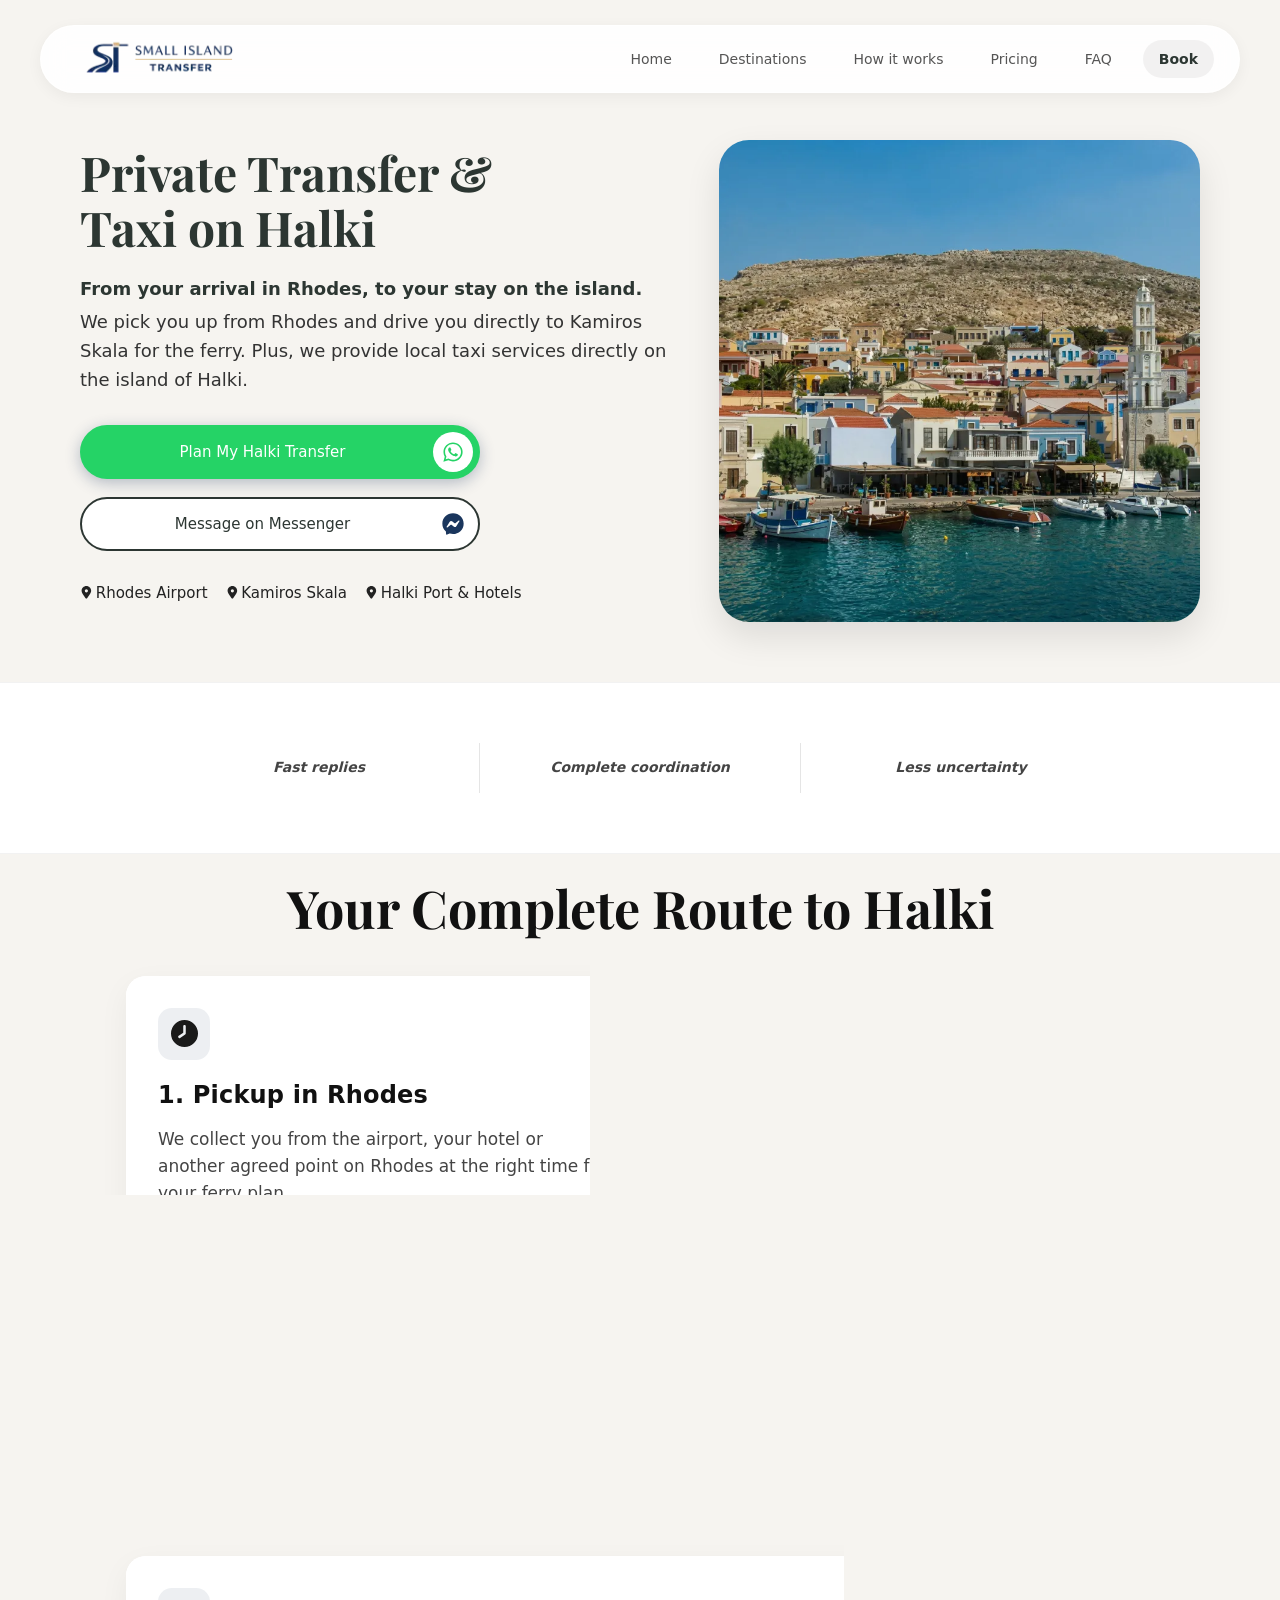
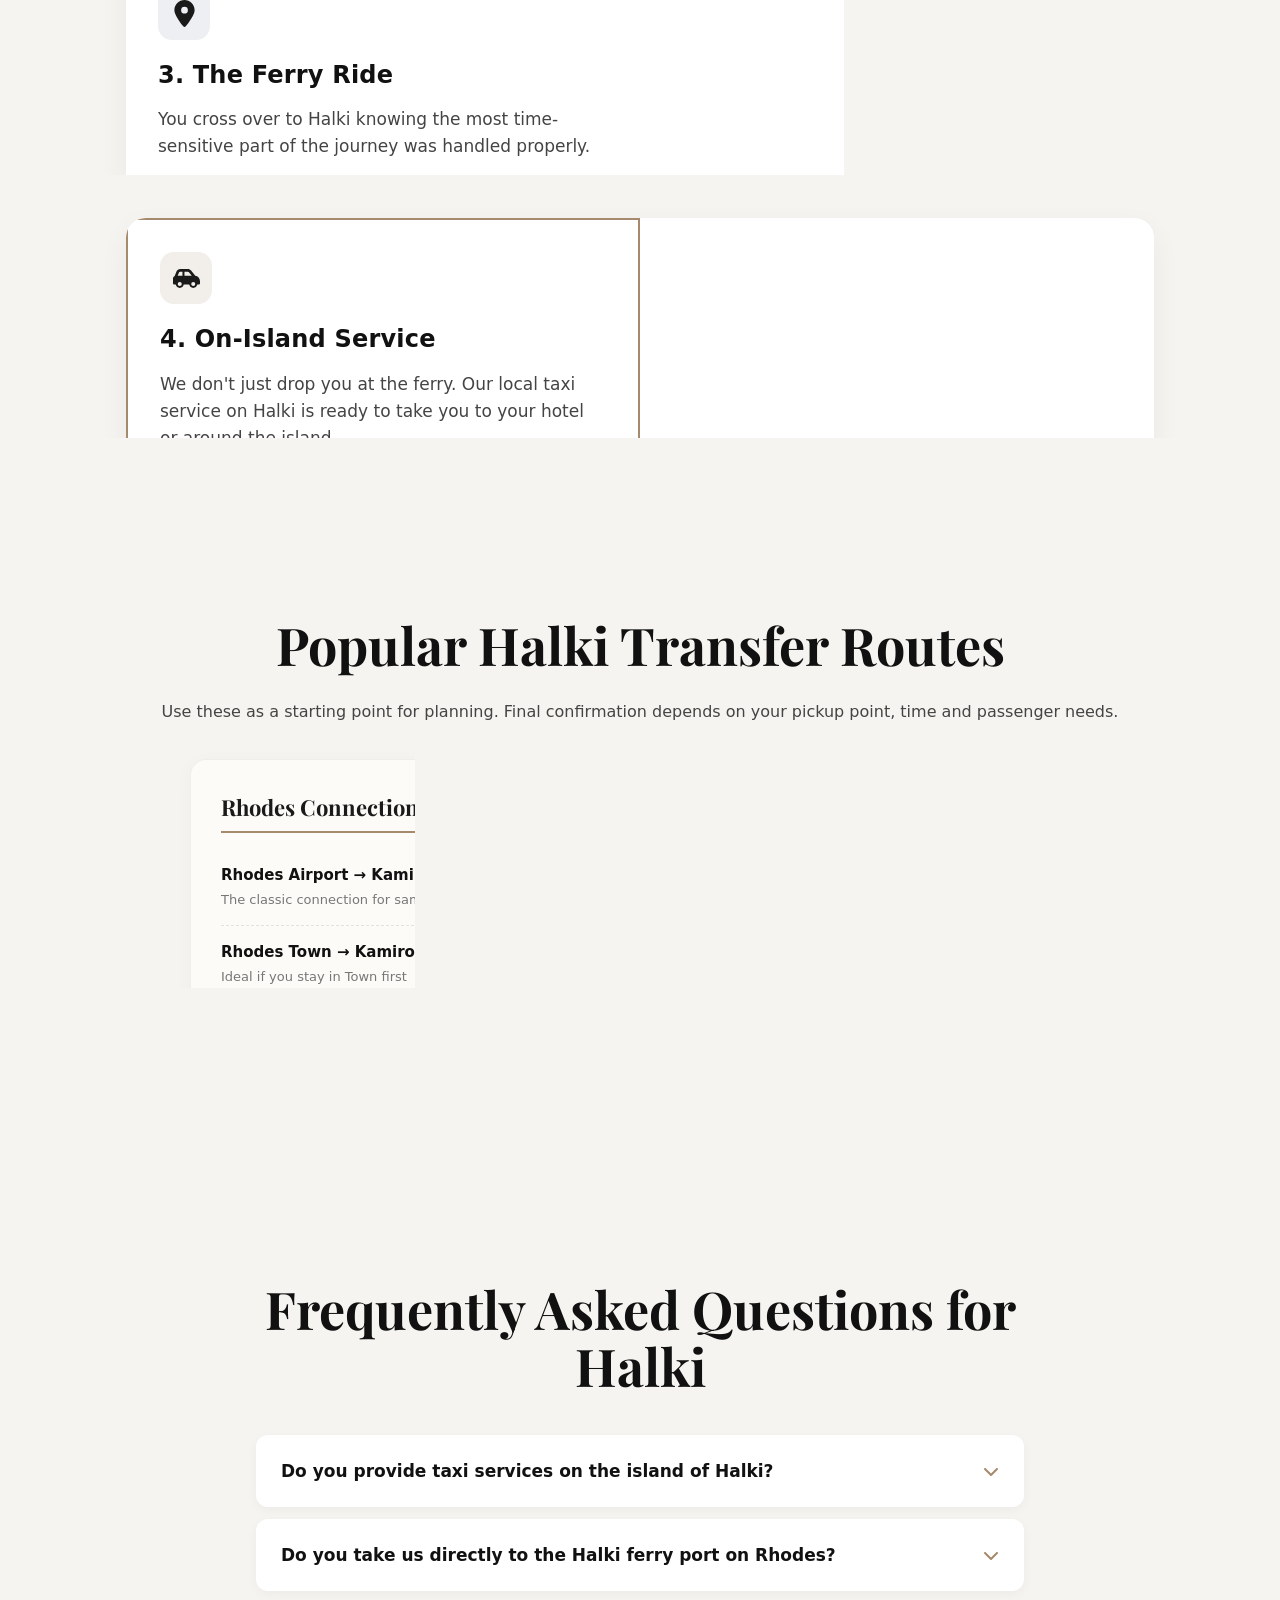
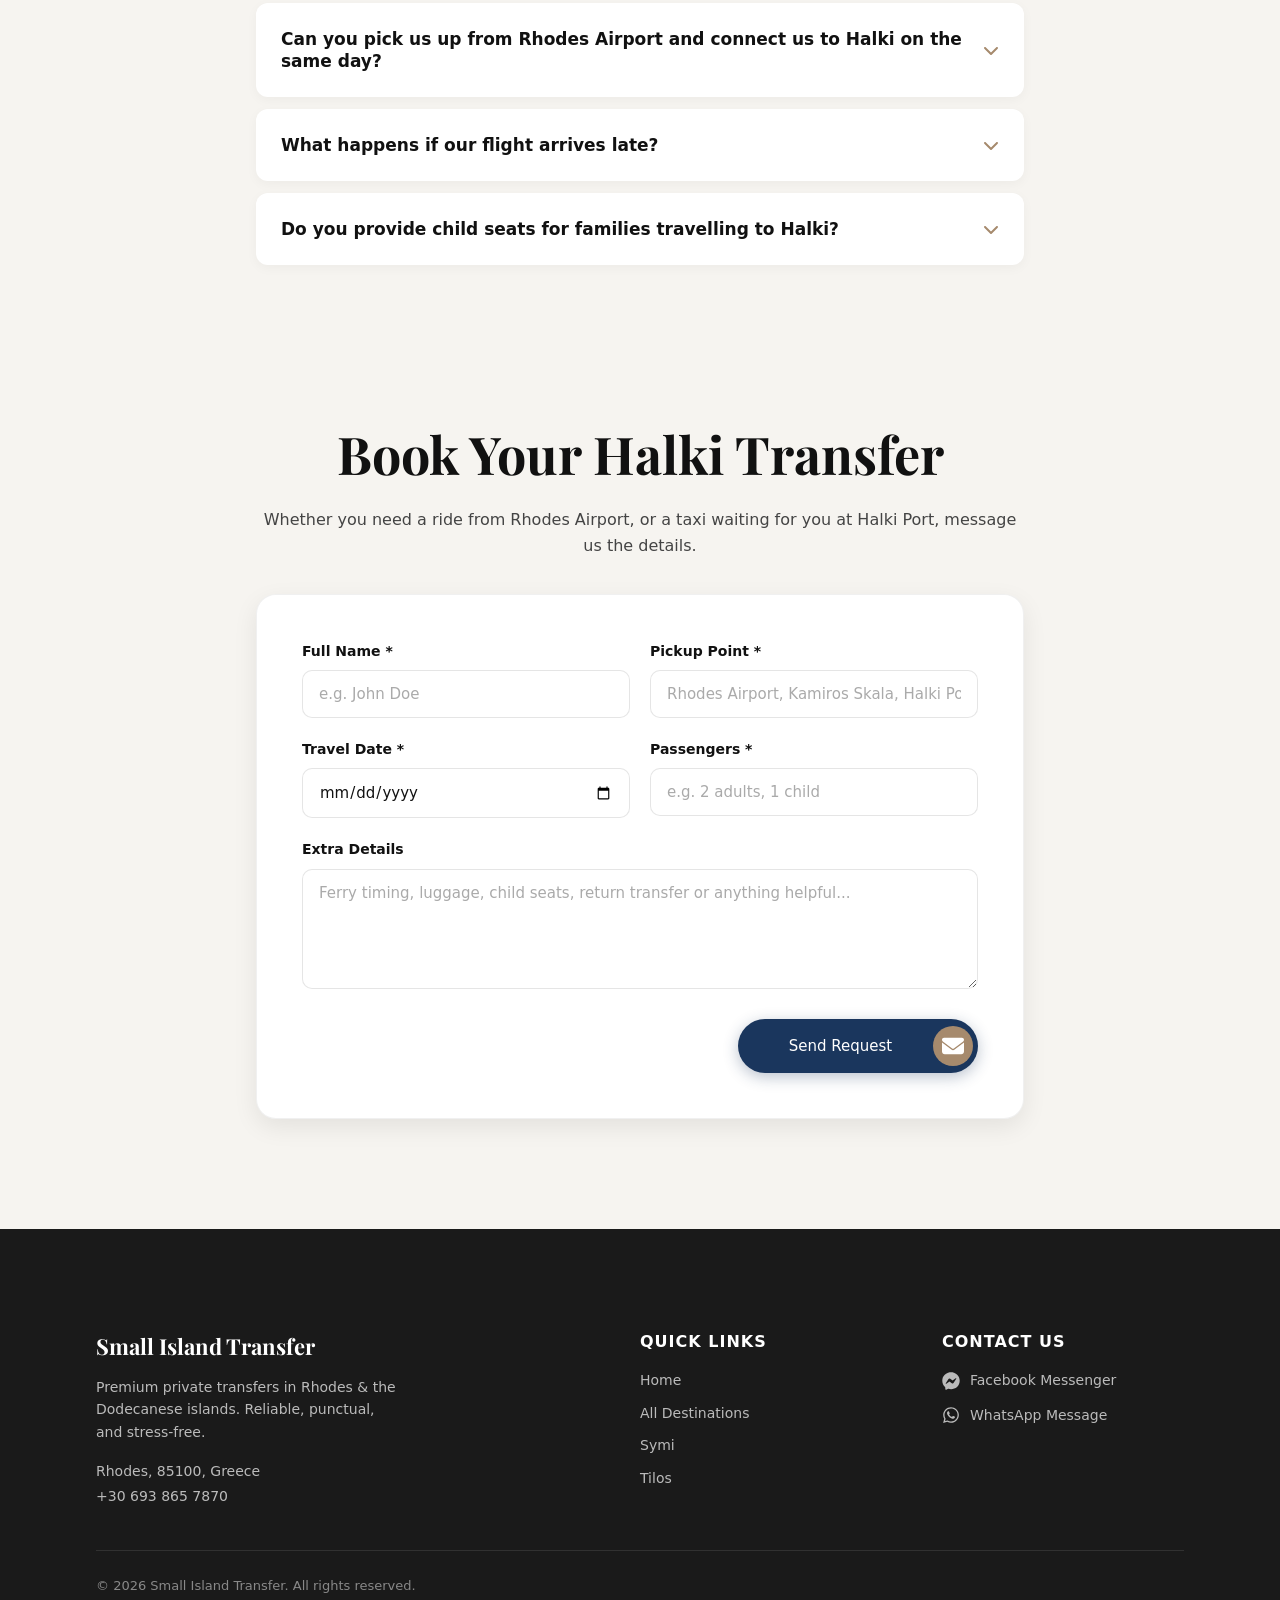
<file: halki.html>
<!DOCTYPE html>
<html lang="en">
<head>
  <meta charset="UTF-8" />
  <meta name="viewport" content="width=device-width, initial-scale=1.0" />
  <title>Halki Transfer & Taxi | Rhodes Connections & On-Island Service | Small Island Transfer</title>
  <meta name="description" content="Complete transfer service for Halki. Private taxi to Kamiros Skala from Rhodes, plus local taxi services directly on the island of Halki. Book easily online." />
  <link rel="canonical" href="https://smallislandtransfer.com/halki.html" />

  <link rel="icon" type="image/x-icon" href="favicon.ico" />
  <link rel="icon" type="image/png" sizes="32x32" href="favicon-32x32.png" />
  <link rel="icon" type="image/png" sizes="16x16" href="favicon-16x16.png" />
  <link rel="apple-touch-icon" sizes="180x180" href="apple-touch-icon.png" />

  <meta property="og:type" content="website" />
  <meta property="og:url" content="https://smallislandtransfer.com/halki.html" />
  <meta property="og:title" content="Halki Transfer & Taxi | Small Island Transfer" />
  <meta property="og:description" content="Complete transfer service for Halki. Private taxi to Kamiros Skala from Rhodes, plus local taxi services directly on the island of Halki." />
  <meta property="og:image" content="https://smallislandtransfer.com/dest-halki-halki.webp" />
  <meta property="og:image:width" content="1200" />
  <meta property="og:image:height" content="630" />
  <meta property="og:locale" content="en_GB" />
  <meta property="og:site_name" content="Small Island Transfer" />

  <meta name="twitter:card" content="summary_large_image" />
  <meta name="twitter:title" content="Halki Transfer & Taxi | Small Island Transfer" />
  <meta name="twitter:description" content="Private taxi to Kamiros Skala for ferry connections, and local taxi services on Halki. Fast replies and local support." />
  <meta name="twitter:image" content="https://smallislandtransfer.com/dest-halki-halki.webp" />

  <script type="application/ld+json">
  {
    "@context": "https://schema.org",
    "@graph": [
      {
        "@type": "Service",
        "name": "Halki Transfer & Taxi Services",
        "serviceType": "Private taxi to Kamiros Skala and local taxi on Halki island",
        "provider": {
          "@type": "TaxiService",
          "name": "Small Island Transfer",
          "url": "https://smallislandtransfer.com/",
          "telephone": "+306938657870"
        },
        "areaServed": [
          { "@type": "City", "name": "Rhodes" },
          { "@type": "Place", "name": "Kamiros Skala" },
          { "@type": "City", "name": "Halki" }
        ],
        "url": "https://smallislandtransfer.com/halki.html",
        "description": "Private transfer service from Rhodes to Kamiros Skala, plus local taxi services operating on the island of Halki."
      },
      {
        "@type": "BreadcrumbList",
        "itemListElement": [
          {
            "@type": "ListItem",
            "position": 1,
            "name": "Home",
            "item": "https://smallislandtransfer.com/"
          },
          {
            "@type": "ListItem",
            "position": 2,
            "name": "Halki Transfer",
            "item": "https://smallislandtransfer.com/halki.html"
          }
        ]
      },
      {
        "@type": "FAQPage",
        "mainEntity": [
          {
            "@type": "Question",
            "name": "Do you provide taxi services on the island of Halki?",
            "acceptedAnswer": {
              "@type": "Answer",
              "text": "Yes! We don't just drop you at the ferry in Rhodes. We also operate taxi services directly on the island of Halki to get you to your accommodation or around the island."
            }
          },
          {
            "@type": "Question",
            "name": "Do you take us directly to the Halki ferry port on Rhodes?",
            "acceptedAnswer": {
              "@type": "Answer",
              "text": "Yes. For Halki connections, we drive you directly to Kamiros Skala, which is the main departure point for the Halki ferry from Rhodes."
            }
          },
          {
            "@type": "Question",
            "name": "Can you pick us up from Rhodes Airport and connect us to Halki on the same day?",
            "acceptedAnswer": {
              "@type": "Answer",
              "text": "Yes, if your timing works with the ferry schedule. Send us your flight details and we will help you plan the smoothest airport to Halki connection."
            }
          },
          {
            "@type": "Question",
            "name": "What happens if our flight arrives late?",
            "acceptedAnswer": {
              "@type": "Answer",
              "text": "We monitor your arrival and adjust the pickup time when possible. If a major delay affects your ferry connection, we stay in touch and help you coordinate the next step."
            }
          }
        ]
      }
    ]
  }
  </script>

  <link rel="preload" as="image" href="dest-halki-halki.webp" fetchpriority="high">
  <link rel="preload" as="font" type="font/woff2" href="PlayfairDisplay-Bold.woff2" crossorigin>

  <style>
    @font-face {
      font-family: 'Playfair Display';
      src: url('PlayfairDisplay-Bold.woff2') format('woff2');
      font-weight: 700; font-style: normal; font-display: swap;
    }
    @font-face {
      font-family: 'Playfair Display';
      src: url('PlayfairDisplay-SemiBold.woff2') format('woff2');
      font-weight: 600; font-style: normal; font-display: swap;
    }
    @font-face {
      font-family: 'Playfair Display';
      src: url('PlayfairDisplay-Medium.woff2') format('woff2');
      font-weight: 500; font-style: normal; font-display: swap;
    }
    @font-face {
      font-family: 'Playfair Display';
      src: url('PlayfairDisplay-MediumItalic.woff2') format('woff2');
      font-weight: 500; font-style: italic; font-display: swap;
    }

    :root {
      --bg: #f6f4f0;
      --text: #2c3632;
      --font: system-ui, -apple-system, BlinkMacSystemFont, "Segoe UI", Roboto, Helvetica, Arial, sans-serif;
      --serif: "Playfair Display", "Times New Roman", Georgia, serif;
    }
    *{margin:0;padding:0;box-sizing:border-box}
    html{scroll-behavior:smooth}
    body{width:100%;margin:0;font-family:var(--font);background-color:var(--bg);overflow-x:hidden;color:var(--text);line-height:1.6}
    
    @keyframes fadeInUp{from{opacity:0;transform:translateY(20px)}to{opacity:1;transform:translateY(0)}}
    .animate-entry{opacity:0;animation:fadeInUp 0.8s ease-out forwards}
    .scroll-animate{opacity:0}
    .scroll-animate.is-visible{animation:fadeInUp 0.8s ease-out forwards}
    .delay-1{animation-delay:.1s}.delay-2{animation-delay:.3s}.delay-3{animation-delay:.5s}.delay-4{animation-delay:.7s}.delay-5{animation-delay:.9s}.delay-6{animation-delay:1.1s}
    
    .main-header{position:fixed;top:15px;left:50%;transform:translateX(-50%);width:calc(100% - 30px);max-width:1200px;background:rgba(255,255,255,.9);backdrop-filter:blur(15px);-webkit-backdrop-filter:blur(15px);border:1px solid rgba(255,255,255,.5);border-radius:40px;display:flex;justify-content:space-between;align-items:center;padding:10px 15px;z-index:1000;box-shadow:0 4px 15px rgba(0,0,0,.05)}
    .logo-wrapper{display:flex;align-items:center;text-decoration:none;outline:none;}
    .nav-logo{height:36px;width:auto;max-width:200px;object-fit:contain;}
    .hamburger-btn{background:transparent;border:none;color:var(--text);cursor:pointer;padding:5px 10px;display:flex;align-items:center;outline:none}
    #menu-icon{transition:opacity .2s ease,transform .2s ease;width:24px;height:24px}
    .top-nav{display:flex;flex-direction:column;position:absolute;top:65px;left:0;width:100%;background:rgba(255,255,255,.95);backdrop-filter:blur(15px);border:1px solid rgba(255,255,255,.5);border-radius:20px;padding:10px 0;box-shadow:0 10px 25px rgba(0,0,0,.1);visibility:hidden;opacity:0;pointer-events:none;transform-origin:top center;transform:translateY(-15px) scaleY(.95);transition:opacity .3s ease,transform .4s cubic-bezier(.16,1,.3,1),visibility .4s}
    .top-nav.active{visibility:visible;opacity:1;pointer-events:auto;transform:translateY(0) scaleY(1)}
    .nav-item{text-decoration:none;color:#555;font-size:15px;font-weight:500;padding:12px 20px;text-align:center;border-bottom:1px solid rgba(0,0,0,.05);transition:background-color .2s,color .2s}
    .nav-item:last-child{border-bottom:none}
    .nav-item.active,.nav-item:hover{color:var(--text);font-weight:600;background-color:rgba(0,0,0,.03)}
    
    .hero-section { display: flex; flex-direction: column; width: 100%; position: relative; padding-top: 100px; }
    .hero-picture-wrapper { display: block; width: calc(100% - 30px); margin: 0 auto; position: relative; z-index: 1; }
    .hero-main-img { width: 100%; height: auto; border-radius: 24px; object-fit: cover; display: block; box-shadow: 0 10px 25px rgba(0,0,0,0.1); }
    
    .hero-content { background-color: transparent !important; margin-top: 20px; padding: 15px 20px 45px 20px !important; position: relative; z-index: 10; display: flex; flex-direction: column; box-shadow: none !important; }
    
    .top-content { order: 1; display: flex; flex-direction: column; align-items: center; text-align: center; margin-bottom: 20px; }
    .main-title { font-family: var(--serif); font-size: 36px; font-weight: 700; line-height: 1.15; color: var(--text); margin-bottom: 16px; text-wrap: balance; }
    .hero-description { font-size: 15px; color: #444; line-height: 1.5; }
    .highlight-text { font-weight: 600; color: var(--text); display: inline-block; margin-bottom: 4px; }
    
    .cta-group { order: 2; display: flex; flex-direction: column; align-items: center; gap: 16px; width: 100%; max-width: 360px; margin: 0 auto 30px auto; }
    .primary-btn, .ghost-btn { text-decoration: none; display: flex; align-items: center; justify-content: center; position: relative; border-radius: 50px; height: 50px; width: 100%; padding: 0 45px 0 15px; transition: transform .2s ease, box-shadow .2s ease; }
    .primary-btn:active, .ghost-btn:active { transform: scale(.98); }
    .btn-text { font-size: 14px; font-weight: 500; text-align: center; }
    .icon-circle { position: absolute; right: 5px; width: 40px; height: 40px; border-radius: 50%; display: flex; align-items: center; justify-content: center; }
    .primary-btn { background-color: #1A365D; border: 2px solid #1A365D; box-shadow: 0 4px 15px rgba(26,54,93,.3); }
    .primary-btn .btn-text { color: #fff; }
    .fb-icon-bg { background-color: #fff; color: #1A365D; }
    .ghost-btn { background-color: #fff; border: 2px solid var(--text); }
    .ghost-btn .btn-text { color: var(--text); }
    
    .destination-list { order: 3; width: 100%; }
    .dest-line { display: flex; justify-content: center; flex-wrap: nowrap; gap: 6px; margin-bottom: 8px; }
    .loc-item { font-size: 12px; font-weight: 500; color: #666; white-space: nowrap; display: inline-flex; align-items: center; gap: 3px; }
    .section-title { font-family: var(--serif); font-weight: 700; font-size: 28px; line-height: 1.1; text-align: center; color: var(--text); margin: 0 0 25px 0; }
    
    @media(min-width: 768px) {
      .hero-section {
        display: grid;
        grid-template-columns: 1.1fr 0.9fr;
        gap: 50px;
        align-items: center;
        max-width: 1120px; 
        width: calc(100% - 48px);
        margin: 140px auto 60px auto;
        padding: 0;
        background: transparent;
        border-radius: 0;
        box-shadow: none;
      }
      .hero-picture-wrapper { position: relative; width: 100%; height: auto; order: 2; margin: 0; z-index: 1; }
      .hero-main-img { border-radius: 30px; object-fit: cover; height: auto; max-height: 550px; width: 100%; box-shadow: 0 15px 35px rgba(0,0,0,.1); }
      
      .hero-content {
        max-width: 100%;
        width: 100%;
        order: 1;
        justify-content: center;
        align-items: flex-start;
        padding: 0 !important;
        margin-top: 0;
      }
      .top-content { align-items: flex-start; text-align: left; margin-bottom: 30px; }
      .main-title { font-size: 48px; margin-bottom: 20px; white-space: normal; }
      .hero-description { font-size: 18px; line-height: 1.6; color: #333; }
      .cta-group { align-items: flex-start; flex-direction: column; max-width: 400px; margin: 0 0 30px 0; gap: 18px; }
      .primary-btn, .ghost-btn { height: 54px; padding: 0 55px 0 20px; width: 100%; flex: none; }
      .btn-text { font-size: 15px; text-align: left; }
      .dest-line { justify-content: flex-start; gap: 18px; margin-bottom: 12px; }
      .loc-item { font-size: 15px; color: #222; }
    }

    .floating-cta{position:fixed;right:14px;bottom:14px;z-index:1200;display:flex;flex-direction:column;gap:10px;opacity:0;transform:translateY(10px) scale(.98);pointer-events:none;transition:opacity .22s ease,transform .28s cubic-bezier(.16,1,.3,1)}
    .floating-cta.is-active{opacity:1;transform:translateY(0) scale(1);pointer-events:auto}
    .floating-btn{width:56px;height:56px;border-radius:999px;display:grid;place-items:center;text-decoration:none;border:1px solid rgba(0,0,0,.10);box-shadow:0 12px 28px rgba(0,0,0,.18);-webkit-tap-highlight-color:transparent}
    .floating-btn:active{transform:scale(.97)}
    .floating-messenger{background:#1A365D;color:#fff}
    .floating-whatsapp{background:#25D366;color:#fff}
    
    @media(min-width:768px){ .floating-cta{display:none!important} .main-header{top:25px;padding:10px 25px} .nav-logo{height:46px;width:auto;} .hamburger-btn{display:none} .top-nav{display:flex!important;flex-direction:row;position:static;width:auto;background:transparent;backdrop-filter:none;border:none;padding:0;box-shadow:none;gap:15px;visibility:visible!important;opacity:1!important;pointer-events:auto!important;transform:none!important} .nav-item{font-size:14px;padding:8px 16px;border-bottom:none;border-radius:30px} .nav-item.active,.nav-item:hover{background-color:rgba(0,0,0,.05)} .section-title{font-size:52px;margin:10px 0 40px 0} }

    .svg-icon{display:inline-block;width:1em;height:1em;vertical-align:-0.125em;fill:currentColor;flex-shrink:0}
    .svg-icon-sm{width:.85em;height:.85em}
    .svg-icon-lg{width:22px;height:22px}

    .social-proof-strip{background:#fff;border-top:1px solid rgba(0,0,0,.06);border-bottom:1px solid rgba(0,0,0,.06);padding:18px 0}
    .proof-inner{display:flex;align-items:center;justify-content:center;gap:24px;flex-wrap:wrap}
    .proof-item{display:flex;flex-direction:column;align-items:center;text-align:center;gap:2px}
    .proof-quote{font-size:14px;font-weight:600;color:#333;margin:0;}
    .proof-divider{width:1px;height:24px;background:rgba(0,0,0,.1);flex-shrink:0}
    @media(max-width:767px){.proof-inner{gap:16px}}
    
    /* Why Grid specifically for 4 items */
    @media (min-width: 768px) {
      .why-list {
        display: grid;
        grid-template-columns: repeat(2, 1fr);
        gap: 20px;
      }
    }
  </style>

  <link rel="stylesheet" href="styles.css" media="print" onload="this.media='all'">
  <noscript><link rel="stylesheet" href="styles.css"></noscript>
</head>

<svg xmlns="http://www.w3.org/2000/svg" style="display:none" aria-hidden="true">
  <symbol id="icon-bars" viewBox="0 0 24 24"><path d="M3 18h18v-2H3v2zm0-5h18v-2H3v2zm0-7v2h18V6H3z"/></symbol>
  <symbol id="icon-xmark" viewBox="0 0 24 24"><path d="M19 6.41L17.59 5 12 10.59 6.41 5 5 6.41 10.59 12 5 17.59 6.41 19 12 13.41 17.59 19 19 17.59 13.41 12z"/></symbol>
  <symbol id="icon-location-dot" viewBox="0 0 384 512"><path d="M215.7 499.2C267 435 384 279.4 384 192C384 86 298 0 192 0S0 86 0 192c0 87.4 117 243 168.3 307.2c12.3 15.3 35.1 15.3 47.4 0zM192 128a64 64 0 1 1 0 128 64 64 0 1 1 0-128z"/></symbol>
  <symbol id="icon-clock" viewBox="0 0 512 512"><path d="M256 512A256 256 0 1 0 256 0a256 256 0 1 0 0 512zM232 120c0-13.3 10.7-24 24-24s24 10.7 24 24V256c0 8-4 15.5-10.7 20l-96 64c-11 7.4-25.9 4.5-33.3-6.5s-4.5-25.9 6.5-33.3L232 243.2V120z"/></symbol>
  <symbol id="icon-car-side" viewBox="0 0 640 512"><path d="M171.3 96H224v96H111.3l30.4-75.9C146.5 104 158.2 96 171.3 96zM272 192V96h81.2c9.7 0 18.9 4.4 25 12l67.2 84H272zm256.2 1L428.2 68c-18.2-22.8-45.8-36-75-36H171.3c-39.3 0-74.6 23.9-89.1 60.3L40.6 196.4C16.8 205.8 0 228.9 0 256V368c0 17.7 14.3 32 32 32H65.3c7.6 45.4 47.1 80 94.7 80s87.1-34.6 94.7-80H385.3c7.6 45.4 47.1 80 94.7 80s87.1-34.6 94.7-80H608c17.7 0 32-14.3 32-32V320c0-65.2-48.8-119-111.8-127zM160 432a48 48 0 1 1 0-96 48 48 0 1 1 0 96zm320 0a48 48 0 1 1 0-96 48 48 0 1 1 0 96z"/></symbol>
  <symbol id="icon-credit-card" viewBox="0 0 576 512"><path d="M64 32C28.7 32 0 60.7 0 96v32H576V96c0-35.3-28.7-64-64-64H64zM576 224H0V416c0 35.3 28.7 64 64 64H512c35.3 0 64-28.7 64-64V224zM112 352h64c8.8 0 16 7.2 16 16s-7.2 16-16 16H112c-8.8 0-16-7.2-16-16s7.2-16 16-16zm112 16c0-8.8 7.2-16 16-16H368c8.8 0 16 7.2 16 16s-7.2 16-16 16H240c-8.8 0-16-7.2-16-16z"/></symbol>
  <symbol id="icon-chevron-down" viewBox="0 0 512 512"><path d="M233.4 406.6c12.5 12.5 32.8 12.5 45.3 0l192-192c12.5-12.5 12.5-32.8 0-45.3s-32.8-12.5-45.3 0L256 338.7 86.6 169.4c-12.5-12.5-32.8-12.5-45.3 0s-12.5 32.8 0 45.3l192 192z"/></symbol>
  <symbol id="icon-envelope" viewBox="0 0 512 512"><path d="M48 64C21.5 64 0 85.5 0 112c0 15.1 7.1 29.3 19.2 38.4L236.8 313.6c11.4 8.5 27 8.5 38.4 0L492.8 150.4c12.1-9.1 19.2-23.3 19.2-38.4c0-26.5-21.5-48-48-48H48zM0 176V384c0 35.3 28.7 64 64 64H448c35.3 0 64-28.7 64-64V176L294.4 339.2c-22.8 17.1-54 17.1-76.8 0L0 176z"/></symbol>
  <symbol id="icon-messenger" viewBox="0 0 512 512"><path d="M256.55 8C116.52 8 8 110.34 8 248.57c0 72.3 29.71 134.78 78.07 177.94 8.35 7.51 6.63 11.86 8.05 58.23A19.92 19.92 0 0 0 122 502.31c52.91-23.3 53.59-25.14 62.56-22.7C337.85 521.8 504 423.7 504 248.57 504 110.34 396.59 8 256.55 8zm149.24 185.13l-73 115.57a37.37 37.37 0 0 1-53.91 9.93l-58.08-43.47a15 15 0 0 0-18 0l-78.37 59.44c-10.46 7.93-24.16-4.6-17.11-15.67l73-115.57a37.36 37.36 0 0 1 53.91-9.93l58.06 43.46a15 15 0 0 0 18 0l78.41-59.44c10.44-7.98 24.14 4.54 17.09 15.64z"/></symbol>
  <symbol id="icon-whatsapp" viewBox="0 0 448 512"><path d="M380.9 97.1C339 55.1 283.2 32 223.9 32c-122.4 0-222 99.6-222 222 0 39.1 10.2 77.3 29.6 111L0 480l117.7-30.9c32.4 17.7 68.9 27 106.1 27h.1c122.3 0 224.1-99.6 224.1-222 0-59.3-25.2-115-67.1-157zm-157 341.6c-33.2 0-65.7-8.9-94-25.7l-6.7-4-69.8 18.3L72 359.2l-4.4-7c-18.5-29.4-28.2-63.3-28.2-98.2 0-101.7 82.8-184.5 184.6-184.5 49.3 0 95.6 19.2 130.4 54.1 34.8 34.9 56.2 81.2 56.1 130.5 0 101.8-84.9 184.6-186.6 184.6zm101.2-138.2c-5.5-2.8-32.8-16.2-37.9-18-5.1-1.9-8.8-2.8-12.5 2.8-3.7 5.6-14.3 18-17.6 21.8-3.2 3.7-6.5 4.2-12 1.4-32.6-16.3-54-29.1-75.5-66-5.7-9.8 5.7-9.1 16.3-30.3 1.8-3.7 .9-6.9-.5-9.7-1.4-2.8-12.5-30.1-17.1-41.2-4.5-10.8-9.1-9.3-12.5-9.5-3.2-.2-6.9-.2-10.6-.2-3.7 0-9.7 1.4-14.8 6.9-5.1 5.6-19.4 19-19.4 46.3 0 27.3 19.9 53.7 22.6 57.4 2.8 3.7 39.1 59.7 94.8 83.8 35.2 15.2 49 16.5 66.6 13.9 10.7-1.6 32.8-13.4 37.4-26.4 4.6-13 4.6-24.1 3.2-26.4-1.3-2.5-5-3.9-10.5-6.6z"/></symbol>
</svg>

<body>

  <header class="main-header">
    <a href="index.html" class="logo-wrapper" aria-label="Go to home page">
      <img src="logo.webp" alt="Small Island Transfer" class="nav-logo">
    </a>
    <button class="hamburger-btn" aria-label="Open menu" onclick="toggleMenu(event)">
      <svg class="svg-icon" id="menu-icon" aria-hidden="true" width="24" height="24"><use href="#icon-bars"/></svg>
    </button>
    <nav class="top-nav" id="topNav" aria-label="Primary">
      <a href="index.html" class="nav-item">Home</a>
      <a href="index.html#routes" class="nav-item">Destinations</a>
      <a href="#how-it-works" class="nav-item">How it works</a>
      <a href="#pricing" class="nav-item">Pricing</a>
      <a href="#faq" class="nav-item">FAQ</a>
      <a href="#contact" class="nav-item active">Book</a>
    </nav>
  </header>

  <section class="hero-section" id="home">
    <picture class="hero-picture-wrapper">
      <img src="dest-halki-halki.webp" alt="Halki harbour and colourful waterfront" class="hero-main-img" fetchpriority="high">
    </picture>
    <div class="hero-content animate-entry">
      <div class="top-content animate-entry delay-1">
        <h1 class="main-title">
          Private Transfer &amp;<br>Taxi on Halki
        </h1>
        <p class="hero-description">
          <span class="highlight-text">From your arrival in Rhodes, to your stay on the island.</span><br>
          We pick you up from Rhodes and drive you directly to Kamiros Skala for the ferry. Plus, we provide local taxi services directly on the island of Halki.
        </p>
      </div>
      <div class="cta-group animate-entry delay-4" id="heroCtaGroup">
        <a href="https://wa.me/306938657870?text=Hello!%20I%20need%20a%20transfer%20for%20Halki." target="_blank" rel="noopener" class="primary-btn" style="background-color: #25D366; border-color: #25D366;">
          <span class="btn-text" style="color: #fff;">Plan My Halki Transfer</span>
          <span class="icon-circle" style="background-color: #fff; color: #25D366;" aria-hidden="true"><svg class="svg-icon svg-icon-lg"><use href="#icon-whatsapp"/></svg></span>
        </a>
        <a href="https://www.facebook.com/aggelosmetaxastaxi" target="_blank" rel="noopener" class="ghost-btn">
          <span class="btn-text">Message on Messenger</span>
          <span class="icon-circle fb-icon-bg" aria-hidden="true"><svg class="svg-icon svg-icon-lg"><use href="#icon-messenger"/></svg></span>
        </a>
      </div>
      <div class="destination-list animate-entry delay-3">
        <div class="dest-line">
          <span class="loc-item"><svg class="svg-icon svg-icon-sm" aria-hidden="true"><use href="#icon-location-dot"/></svg> Rhodes Airport</span>
          <span class="loc-item"><svg class="svg-icon svg-icon-sm" aria-hidden="true"><use href="#icon-location-dot"/></svg> Kamiros Skala</span>
          <span class="loc-item"><svg class="svg-icon svg-icon-sm" aria-hidden="true"><use href="#icon-location-dot"/></svg> Halki Port &amp; Hotels</span>
        </div>
      </div>
    </div>
  </section>

  <div class="social-proof-strip">
    <div class="container">
      <div class="proof-inner">
        <div class="proof-item">
          <p class="proof-quote">Fast replies</p>
        </div>
        <div class="proof-divider" aria-hidden="true"></div>
        <div class="proof-item">
          <p class="proof-quote">Complete coordination</p>
        </div>
        <div class="proof-divider" aria-hidden="true"></div>
        <div class="proof-item">
          <p class="proof-quote">Less uncertainty</p>
        </div>
      </div>
    </div>
  </div>

  <section class="why" id="how-it-works" aria-labelledby="whyTitle">
    <div class="container">
      <h2 class="section-title scroll-animate delay-1" id="whyTitle">Your Complete Route to Halki</h2>
      <div class="why-list">
        <article class="why-item scroll-animate delay-2">
          <div class="why-copy" style="position: relative; inset: auto; padding: 32px; background: #fff; color: #111; text-align: left; height: 100%;">
            <div class="why-icon" aria-hidden="true" style="background: rgba(26,54,93,0.08); color: #1A365D;"><svg class="svg-icon" style="width:1.5em;height:1.5em"><use href="#icon-clock"/></svg></div>
            <h3 style="color: #111;">1. Pickup in Rhodes</h3>
            <p style="color: #444;">We collect you from the airport, your hotel or another agreed point on Rhodes at the right time for your ferry plan.</p>
          </div>
        </article>
        <article class="why-item scroll-animate delay-3">
          <div class="why-copy" style="position: relative; inset: auto; padding: 32px; background: #fff; color: #111; text-align: left; height: 100%;">
            <div class="why-icon" aria-hidden="true" style="background: rgba(26,54,93,0.08); color: #1A365D;"><svg class="svg-icon" style="width:1.5em;height:1.5em"><use href="#icon-car-side"/></svg></div>
            <h3 style="color: #111;">2. Transfer to Kamiros</h3>
            <p style="color: #444;">You travel directly to the Halki departure port without waiting for buses, shared rides or unclear connections.</p>
          </div>
        </article>
        <article class="why-item scroll-animate delay-4">
          <div class="why-copy" style="position: relative; inset: auto; padding: 32px; background: #fff; color: #111; text-align: left; height: 100%;">
            <div class="why-icon" aria-hidden="true" style="background: rgba(26,54,93,0.08); color: #1A365D;"><svg class="svg-icon" style="width:1.5em;height:1.5em"><use href="#icon-location-dot"/></svg></div>
            <h3 style="color: #111;">3. The Ferry Ride</h3>
            <p style="color: #444;">You cross over to Halki knowing the most time-sensitive part of the journey was handled properly.</p>
          </div>
        </article>
        <article class="why-item scroll-animate delay-5">
          <div class="why-copy" style="position: relative; inset: auto; padding: 32px; background: #fff; color: #111; text-align: left; height: 100%; border: 2px solid #a68a6d;">
            <div class="why-icon" aria-hidden="true" style="background: rgba(166,138,109,0.15); color: #a68a6d;"><svg class="svg-icon" style="width:1.5em;height:1.5em"><use href="#icon-car-side"/></svg></div>
            <h3 style="color: #111;">4. On-Island Service</h3>
            <p style="color: #444;">We don't just drop you at the ferry. Our local taxi service on Halki is ready to take you to your hotel or around the island.</p>
          </div>
        </article>
      </div>
    </div>
  </section>

  <section class="pricing-section" id="pricing" aria-labelledby="pricingTitle">
    <div class="container">
      <h2 class="section-title scroll-animate delay-1" id="pricingTitle">Popular Halki Transfer Routes</h2>
      <p class="pricing-subtitle scroll-animate delay-2">Use these as a starting point for planning. Final confirmation depends on your pickup point, time and passenger needs.</p>
      
      <div class="pricing-grid scroll-animate delay-3">
        <div class="price-table-container">
          <h3 class="price-table-title">Rhodes Connections</h3>
          <ul class="price-list">
            <li>
              <div style="text-align: left;">
                <span style="display: block; font-weight: 700;">Rhodes Airport &rarr; Kamiros Skala</span>
                <em>The classic connection for same day travellers</em>
              </div>
            </li>
            <li>
              <div style="text-align: left;">
                <span style="display: block; font-weight: 700;">Rhodes Town &rarr; Kamiros Skala</span>
                <em>Ideal if you stay in Town first</em>
              </div>
            </li>
            <li>
              <div style="text-align: left;">
                <span style="display: block; font-weight: 700;">Ixia / Ialyssos &rarr; Kamiros Skala</span>
                <em>Convenient for west side hotels</em>
              </div>
            </li>
          </ul>
        </div>
        
        <div class="price-table-container" style="background: #fdfaf6; border-color: rgba(166,138,109,0.3);">
          <h3 class="price-table-title" style="color: #a68a6d; border-bottom-color: #111;">On Halki Island</h3>
          <ul class="price-list">
            <li>
              <div style="text-align: left;">
                <span style="display: block; font-weight: 700;">Halki Port &rarr; Accommodation</span>
                <em>Direct ride to your hotel when you step off the ferry</em>
              </div>
            </li>
            <li>
              <div style="text-align: left;">
                <span style="display: block; font-weight: 700;">Local Island Rides</span>
                <em>Ask us for transport around the island during your stay</em>
              </div>
            </li>
            <li>
               <div style="text-align: center; width: 100%; margin-top: 10px;">
                 <a href="#contact" style="color: #1A365D; font-weight: 600; text-decoration: underline; font-size: 14px;">Contact us to check availability</a>
               </div>
            </li>
          </ul>
        </div>
      </div>
      
    </div>
  </section>

  <section class="faq-section" id="faq" aria-labelledby="faqTitle">
    <div class="container faq-container">
      <h2 class="section-title scroll-animate delay-1" id="faqTitle">Frequently Asked Questions for Halki</h2>
      <div class="faq-list scroll-animate delay-2">
        <div class="faq-item">
          <button class="faq-question" aria-expanded="false"><span class="faq-q-text">Do you provide taxi services on the island of Halki?</span><svg class="svg-icon faq-icon" aria-hidden="true"><use href="#icon-chevron-down"/></svg></button>
          <div class="faq-answer-wrapper"><div class="faq-answer">Yes! We don't just drop you at the ferry in Rhodes. We also operate taxi services directly on the island of Halki to get you to your accommodation or around the island.</div></div>
        </div>
        <div class="faq-item">
          <button class="faq-question" aria-expanded="false"><span class="faq-q-text">Do you take us directly to the Halki ferry port on Rhodes?</span><svg class="svg-icon faq-icon" aria-hidden="true"><use href="#icon-chevron-down"/></svg></button>
          <div class="faq-answer-wrapper"><div class="faq-answer">Yes. For Halki connections we drive you directly to Kamiros Skala, which is the main departure point for the Halki ferry from Rhodes.</div></div>
        </div>
        <div class="faq-item">
          <button class="faq-question" aria-expanded="false"><span class="faq-q-text">Can you pick us up from Rhodes Airport and connect us to Halki on the same day?</span><svg class="svg-icon faq-icon" aria-hidden="true"><use href="#icon-chevron-down"/></svg></button>
          <div class="faq-answer-wrapper"><div class="faq-answer">Yes, if your arrival time works with the available ferry connection. Send us your flight details and we will help you understand the best transfer timing.</div></div>
        </div>
        <div class="faq-item">
          <button class="faq-question" aria-expanded="false"><span class="faq-q-text">What happens if our flight arrives late?</span><svg class="svg-icon faq-icon" aria-hidden="true"><use href="#icon-chevron-down"/></svg></button>
          <div class="faq-answer-wrapper"><div class="faq-answer">We monitor arrivals and adapt the pickup when possible. If a bigger delay affects the ferry connection, we stay in touch and help you coordinate the next step clearly.</div></div>
        </div>
        <div class="faq-item">
          <button class="faq-question" aria-expanded="false"><span class="faq-q-text">Do you provide child seats for families travelling to Halki?</span><svg class="svg-icon faq-icon" aria-hidden="true"><use href="#icon-chevron-down"/></svg></button>
          <div class="faq-answer-wrapper"><div class="faq-answer">Yes. Child seats and boosters are available on request. Tell us what you need when you send the booking details so the correct setup is ready.</div></div>
        </div>
      </div>
    </div>
  </section>

  <section class="contact-form-section" id="contact" aria-labelledby="contactFormTitle">
    <div class="container contact-container">
      <h2 class="section-title scroll-animate delay-1" id="contactFormTitle">Book Your Halki Transfer</h2>
      <p class="contact-subtitle scroll-animate delay-2">Whether you need a ride from Rhodes Airport, or a taxi waiting for you at Halki Port, message us the details.</p>
      
      <div class="contact-wrapper scroll-animate delay-3">
        <form class="contact-form" action="YOUR_FORM_ENDPOINT_HERE" method="POST">
          
          <div class="form-row">
            <div class="form-group">
              <label for="fullName">Full Name *</label>
              <input type="text" id="fullName" name="name" required placeholder="e.g. John Doe">
            </div>
            <div class="form-group">
              <label for="pickupPoint">Pickup Point *</label>
              <input type="text" id="pickupPoint" name="pickup_point" required placeholder="Rhodes Airport, Kamiros Skala, Halki Port...">
            </div>
          </div>
          
          <div class="form-row">
             <div class="form-group">
               <label for="travelDate">Travel Date *</label>
               <input type="date" id="travelDate" name="travel_date" required>
             </div>
             <div class="form-group">
               <label for="passengers">Passengers *</label>
               <input type="text" id="passengers" name="passengers" required placeholder="e.g. 2 adults, 1 child">
             </div>
          </div>
          
          <div class="form-group">
            <label for="details">Extra Details</label>
            <textarea id="details" name="details" placeholder="Ferry timing, luggage, child seats, return transfer or anything helpful..."></textarea>
          </div>
          
          <button type="submit" class="primary-btn submit-btn">
            <span class="btn-text">Send Request</span>
            <span class="icon-circle email-bg" aria-hidden="true"><svg class="svg-icon svg-icon-lg"><use href="#icon-envelope"/></svg></span>
          </button>
          
        </form>
      </div>
    </div>
  </section>

  <footer class="main-footer">
    <div class="container footer-container">
      <div class="footer-top">
        <div class="footer-brand">
          <h3>Small Island Transfer</h3>
          <p>Premium private transfers in Rhodes &amp; the Dodecanese islands. Reliable, punctual, and stress-free.</p>
          <address style="margin-top:16px;font-style:normal;font-size:14px;color:#bbb;line-height:1.8;">
            <span>Rhodes, 85100, Greece</span><br>
            <a href="tel:+306938657870" style="color:#bbb;text-decoration:none;">+30 693 865 7870</a>
          </address>
        </div>
        <div class="footer-links-group">
          <h4>Quick Links</h4>
          <nav class="footer-nav">
            <a href="index.html">Home</a>
            <a href="index.html#routes">All Destinations</a>
            <a href="symi.html">Symi</a>
            <a href="tilos.html">Tilos</a>
          </nav>
        </div>
        <div class="footer-contact">
          <h4>Contact Us</h4>
          <div class="contact-methods">
            <a href="https://www.facebook.com/aggelosmetaxastaxi" target="_blank" rel="noopener" class="contact-link"><svg class="svg-icon" aria-hidden="true"><use href="#icon-messenger"/></svg> Facebook Messenger</a>
            <a href="https://wa.me/306938657870?text=Hello!%20I%20need%20a%20transfer%20for%20Halki." target="_blank" rel="noopener" class="contact-link"><svg class="svg-icon" aria-hidden="true"><use href="#icon-whatsapp"/></svg> WhatsApp Message</a>
          </div>
        </div>
      </div>
      <div class="footer-bottom">
        <p>&copy; 2026 Small Island Transfer. All rights reserved.</p>
      </div>
    </div>
  </footer>

  <div class="floating-cta" id="floatingCta" aria-label="Quick contact shortcuts">
    <a href="https://www.facebook.com/aggelosmetaxastaxi" target="_blank" rel="noopener" class="floating-btn floating-messenger" aria-label="Message us on Facebook Messenger" title="Messenger">
      <svg class="svg-icon svg-icon-lg" aria-hidden="true"><use href="#icon-messenger"/></svg>
    </a>
    <a href="https://wa.me/306938657870?text=Hello!%20I%20need%20a%20transfer%20for%20Halki." target="_blank" rel="noopener" class="floating-btn floating-whatsapp" aria-label="Message us on WhatsApp" title="WhatsApp">
      <svg class="svg-icon svg-icon-lg" aria-hidden="true"><use href="#icon-whatsapp"/></svg>
    </a>
  </div>

  <script>
    function toggleMenu(event) {
      if (event) event.stopPropagation();
      var nav = document.getElementById("topNav");
      var icon = document.getElementById("menu-icon");
      nav.classList.toggle("active");
      icon.style.opacity = "0"; icon.style.transform = "scale(0.8)";
      setTimeout(function() {
        var isOpen = nav.classList.contains("active");
        icon.querySelector("use").setAttribute("href", isOpen ? "#icon-xmark" : "#icon-bars");
        icon.style.opacity = "1"; icon.style.transform = "scale(1)";
      }, 200);
    }

    document.addEventListener("click", function(e) {
      var nav = document.getElementById("topNav");
      var ham = document.querySelector(".hamburger-btn");
      if (nav.classList.contains("active") && !nav.contains(e.target) && !ham.contains(e.target)) toggleMenu();
    });

    document.addEventListener("DOMContentLoaded", function() {
      document.querySelectorAll('.top-nav .nav-item').forEach(function(link) {
        link.addEventListener('click', function() {
          var nav = document.getElementById("topNav");
          if (nav.classList.contains("active")) {
            toggleMenu();
          }
        });
      });

      var faqItems = document.querySelectorAll('.faq-item');
      faqItems.forEach(function(item) {
        item.querySelector('.faq-question').addEventListener('click', function() {
          var isActive = item.classList.contains('active');
          faqItems.forEach(function(f) { f.classList.remove('active'); f.querySelector('.faq-question').setAttribute('aria-expanded','false'); });
          if (!isActive) { item.classList.add('active'); this.setAttribute('aria-expanded','true'); }
        });
      });

      var obs = new IntersectionObserver(function(entries) {
        entries.forEach(function(e) { if (e.isIntersecting) { e.target.classList.add('is-visible'); obs.unobserve(e.target); } });
      }, { threshold: 0.1 });
      document.querySelectorAll('.scroll-animate').forEach(function(el) { obs.observe(el); });

      (function() {
        var hero = document.getElementById("heroCtaGroup");
        var fl = document.getElementById("floatingCta");
        if (!hero || !fl) return;
        
        var mq = window.matchMedia("(max-width: 767px)");
        var heroIo = null;
        var isHeroVisible = true;

        function updateFloatingState() {
          if (!isHeroVisible) {
            fl.classList.add("is-active");
          } else {
            fl.classList.remove("is-active");
          }
        }

        function teardown() { 
          fl.classList.remove("is-active"); 
          if (heroIo) { heroIo.disconnect(); heroIo = null; } 
        }
        
        function setup() {
          teardown();
          heroIo = new IntersectionObserver(function(e) { 
            isHeroVisible = e[0].isIntersecting;
            updateFloatingState();
          }, { threshold: 0.05, rootMargin: "0px 0px -10px 0px" });
          heroIo.observe(hero);
        }
        
        function handle() { if (mq.matches) setup(); else teardown(); }
        handle();
        if (mq.addEventListener) mq.addEventListener('change', handle); else mq.addListener(handle);
      })();
    });
  </script>
</body>
</html>
</file>
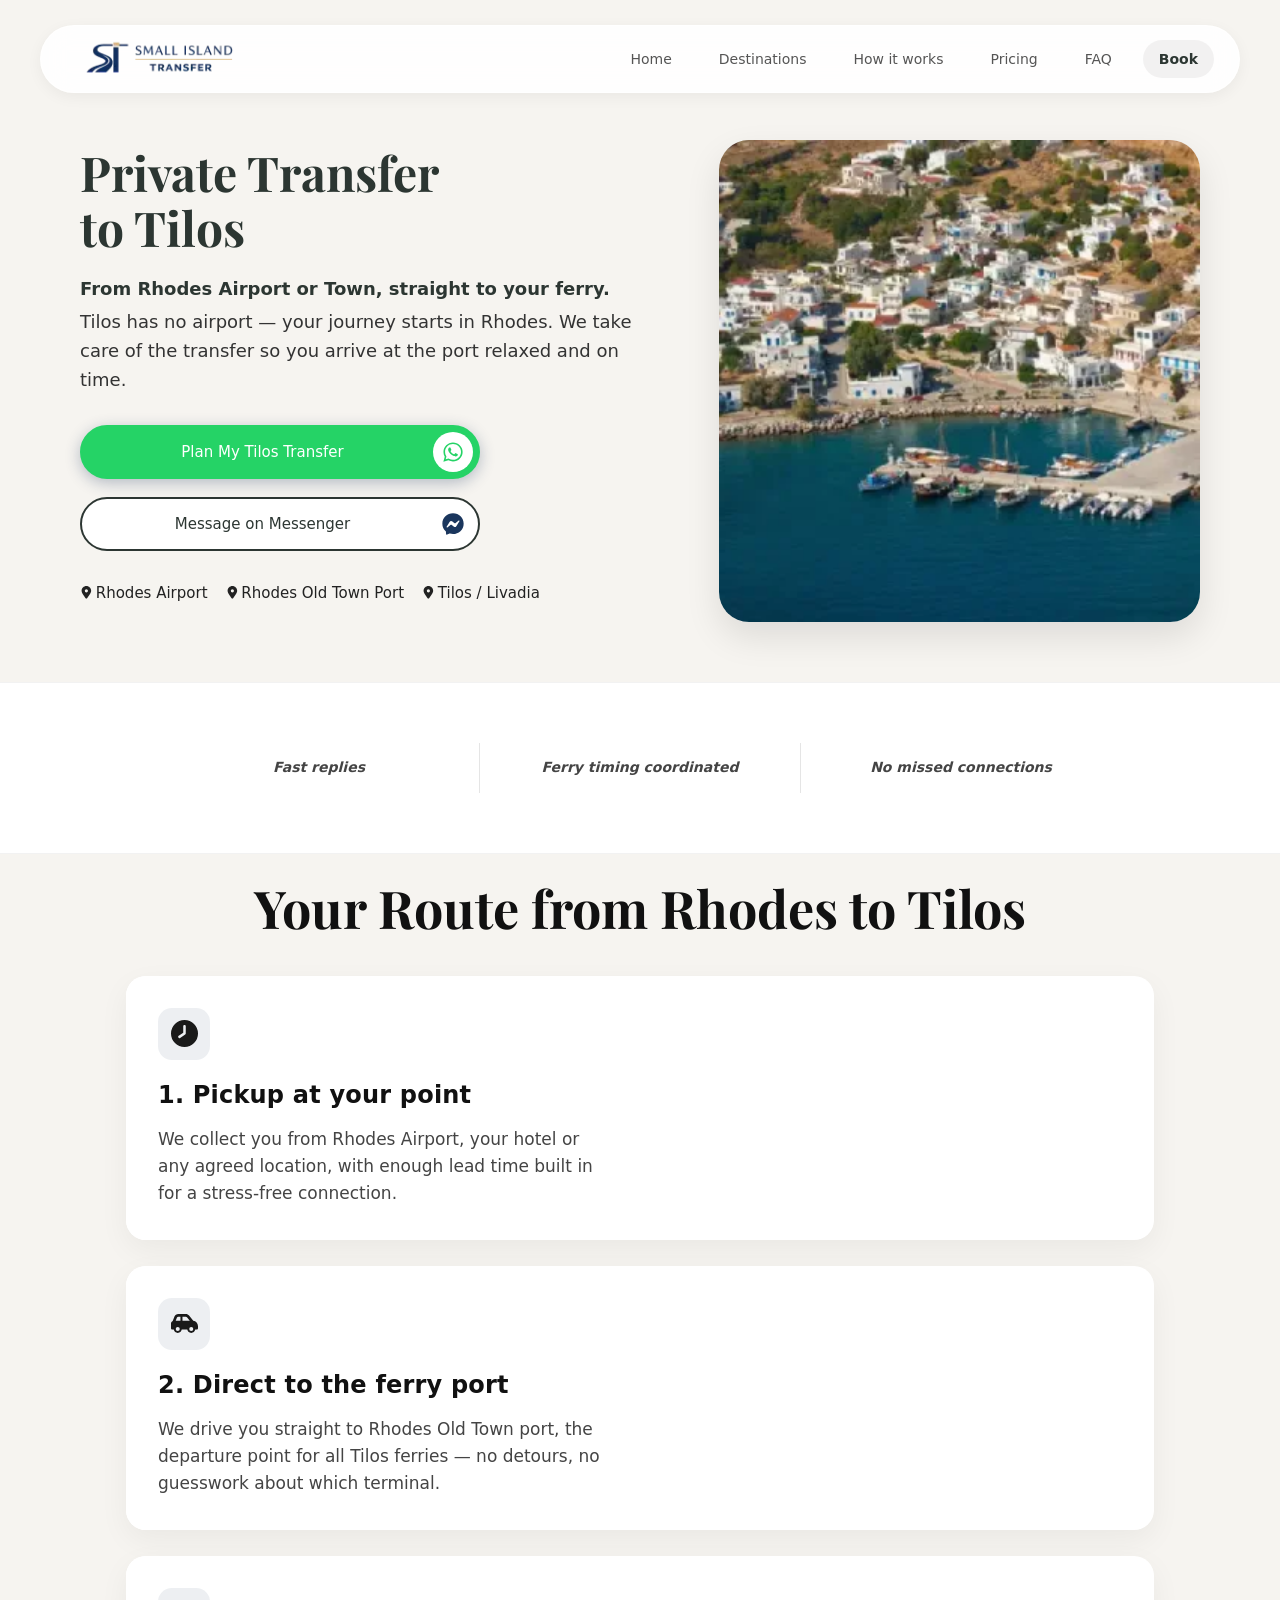
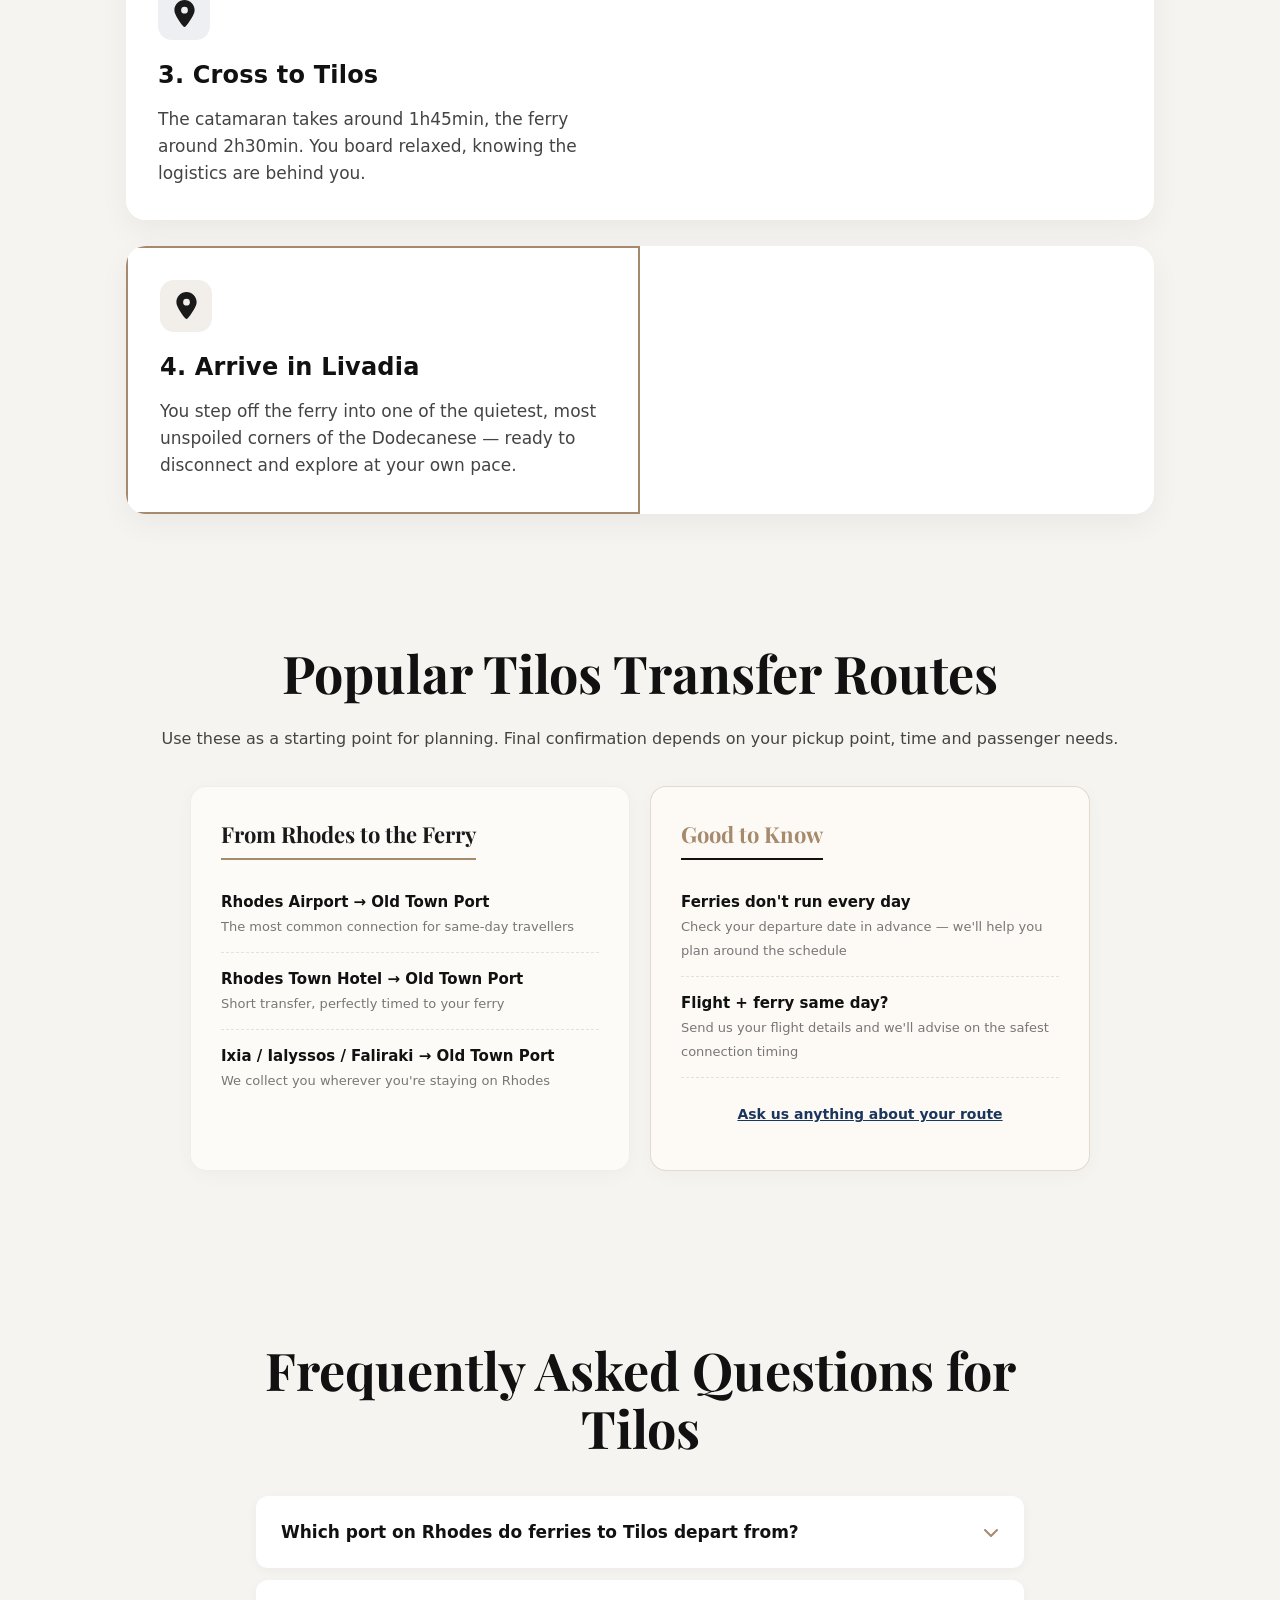
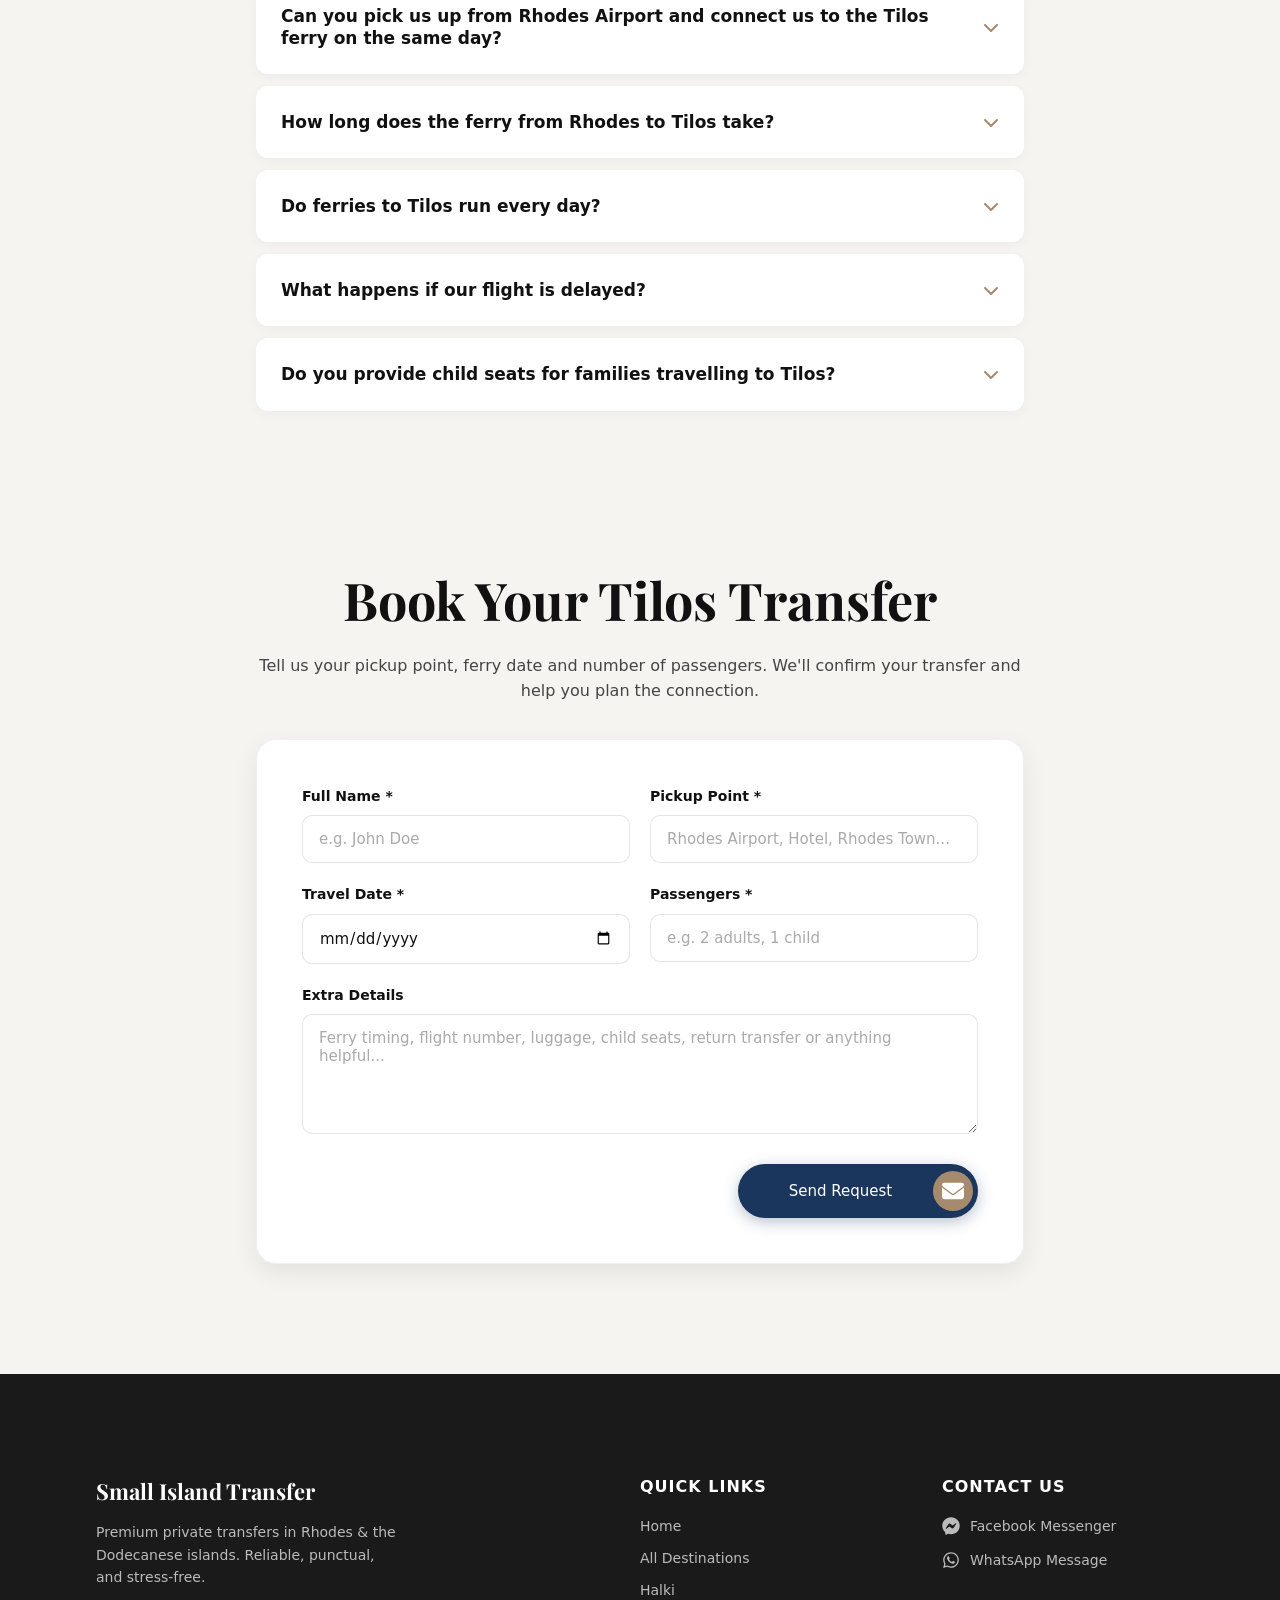
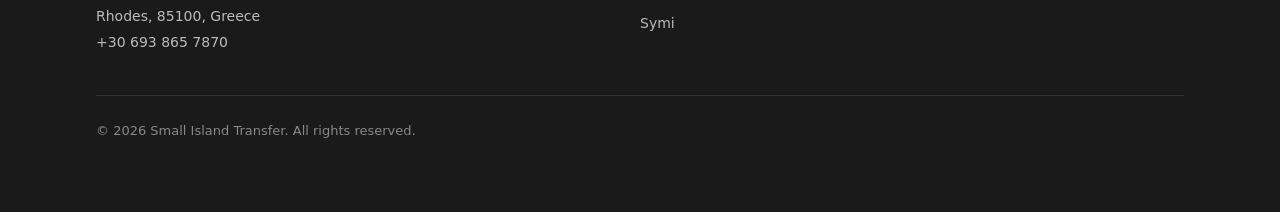
<file: tilos.html>
<!DOCTYPE html>
<html lang="en">
<head>
  <meta charset="UTF-8" />
  <meta name="viewport" content="width=device-width, initial-scale=1.0" />
  <title>Tilos Transfer & Taxi | Rhodes Airport to Tilos Ferry | Small Island Transfer</title>
  <meta name="description" content="Private transfer service from Rhodes Airport or Town to the Tilos ferry port. Stress-free connection to one of the Dodecanese's most unspoiled islands. Book via WhatsApp." />
  <link rel="canonical" href="https://smallislandtransfer.com/tilos.html" />

  <link rel="icon" type="image/x-icon" href="favicon.ico" />
  <link rel="icon" type="image/png" sizes="32x32" href="favicon-32x32.png" />
  <link rel="icon" type="image/png" sizes="16x16" href="favicon-16x16.png" />
  <link rel="apple-touch-icon" sizes="180x180" href="apple-touch-icon.png" />

  <meta property="og:type" content="website" />
  <meta property="og:url" content="https://smallislandtransfer.com/tilos.html" />
  <meta property="og:title" content="Tilos Transfer & Taxi | Small Island Transfer" />
  <meta property="og:description" content="Private transfer from Rhodes Airport or Town to the Tilos ferry. Reliable, punctual, stress-free. Book in minutes via WhatsApp." />
  <meta property="og:image" content="https://smallislandtransfer.com/dest-tilos.webp" />
  <meta property="og:image:width" content="1200" />
  <meta property="og:image:height" content="630" />
  <meta property="og:locale" content="en_GB" />
  <meta property="og:site_name" content="Small Island Transfer" />

  <meta name="twitter:card" content="summary_large_image" />
  <meta name="twitter:title" content="Tilos Transfer & Taxi | Small Island Transfer" />
  <meta name="twitter:description" content="Private transfer from Rhodes Airport or Town to the Tilos ferry. Reliable, punctual, stress-free." />
  <meta name="twitter:image" content="https://smallislandtransfer.com/dest-tilos.webp" />

  <script type="application/ld+json">
  {
    "@context": "https://schema.org",
    "@graph": [
      {
        "@type": "Service",
        "name": "Tilos Transfer Service",
        "serviceType": "Private taxi transfer from Rhodes to Tilos ferry port",
        "provider": {
          "@type": "TaxiService",
          "name": "Small Island Transfer",
          "url": "https://smallislandtransfer.com/",
          "telephone": "+306938657870"
        },
        "areaServed": [
          { "@type": "City", "name": "Rhodes" },
          { "@type": "Place", "name": "Rhodes Old Town Port" },
          { "@type": "City", "name": "Tilos" }
        ],
        "url": "https://smallislandtransfer.com/tilos.html",
        "description": "Private transfer service from Rhodes Airport or any point on Rhodes to the ferry port for Tilos. Timely, comfortable and fully coordinated."
      },
      {
        "@type": "BreadcrumbList",
        "itemListElement": [
          {
            "@type": "ListItem",
            "position": 1,
            "name": "Home",
            "item": "https://smallislandtransfer.com/"
          },
          {
            "@type": "ListItem",
            "position": 2,
            "name": "Tilos Transfer",
            "item": "https://smallislandtransfer.com/tilos.html"
          }
        ]
      },
      {
        "@type": "FAQPage",
        "mainEntity": [
          {
            "@type": "Question",
            "name": "Which port on Rhodes do ferries to Tilos depart from?",
            "acceptedAnswer": {
              "@type": "Answer",
              "text": "Ferries to Tilos depart from Rhodes Old Town port (Commercial Harbour). We drive you directly there, so you don't have to figure out the logistics yourself."
            }
          },
          {
            "@type": "Question",
            "name": "Can you pick us up from Rhodes Airport and connect us to the Tilos ferry on the same day?",
            "acceptedAnswer": {
              "@type": "Answer",
              "text": "Yes, provided your flight arrival allows enough time before the ferry departure. Send us your flight details and we will help you plan the best connection timing."
            }
          },
          {
            "@type": "Question",
            "name": "How long does the ferry from Rhodes to Tilos take?",
            "acceptedAnswer": {
              "@type": "Answer",
              "text": "The catamaran takes approximately 1 hour and 45 minutes. The regular ferry takes around 2 hours and 30 minutes. We factor in the ferry schedule when planning your transfer pickup time."
            }
          },
          {
            "@type": "Question",
            "name": "What happens if our flight is delayed?",
            "acceptedAnswer": {
              "@type": "Answer",
              "text": "We monitor your flight live and adjust the pickup time when possible. If a significant delay puts the ferry connection at risk, we stay in touch and help you find the best alternative."
            }
          },
          {
            "@type": "Question",
            "name": "Do you provide child seats for families travelling to Tilos?",
            "acceptedAnswer": {
              "@type": "Answer",
              "text": "Yes. Child seats and boosters are available at no extra charge. Just let us know the age and weight of your child when booking so we can have the right seat installed."
            }
          }
        ]
      }
    ]
  }
  </script>

  <link rel="preload" as="image" href="dest-tilos.webp" fetchpriority="high">
  <link rel="preload" as="font" type="font/woff2" href="PlayfairDisplay-Bold.woff2" crossorigin>

  <style>
    @font-face {
      font-family: 'Playfair Display';
      src: url('PlayfairDisplay-Bold.woff2') format('woff2');
      font-weight: 700; font-style: normal; font-display: swap;
    }
    @font-face {
      font-family: 'Playfair Display';
      src: url('PlayfairDisplay-SemiBold.woff2') format('woff2');
      font-weight: 600; font-style: normal; font-display: swap;
    }
    @font-face {
      font-family: 'Playfair Display';
      src: url('PlayfairDisplay-Medium.woff2') format('woff2');
      font-weight: 500; font-style: normal; font-display: swap;
    }
    @font-face {
      font-family: 'Playfair Display';
      src: url('PlayfairDisplay-MediumItalic.woff2') format('woff2');
      font-weight: 500; font-style: italic; font-display: swap;
    }

    :root {
      --bg: #f6f4f0;
      --text: #2c3632;
      --font: system-ui, -apple-system, BlinkMacSystemFont, "Segoe UI", Roboto, Helvetica, Arial, sans-serif;
      --serif: "Playfair Display", "Times New Roman", Georgia, serif;
    }
    *{margin:0;padding:0;box-sizing:border-box}
    html{scroll-behavior:smooth}
    body{width:100%;margin:0;font-family:var(--font);background-color:var(--bg);overflow-x:hidden;color:var(--text);line-height:1.6}
    
    @keyframes fadeInUp{from{opacity:0;transform:translateY(20px)}to{opacity:1;transform:translateY(0)}}
    .animate-entry{opacity:0;animation:fadeInUp 0.8s ease-out forwards}
    .scroll-animate{opacity:0}
    .scroll-animate.is-visible{animation:fadeInUp 0.8s ease-out forwards}
    .delay-1{animation-delay:.1s}.delay-2{animation-delay:.3s}.delay-3{animation-delay:.5s}.delay-4{animation-delay:.7s}.delay-5{animation-delay:.9s}.delay-6{animation-delay:1.1s}
    
    .main-header{position:fixed;top:15px;left:50%;transform:translateX(-50%);width:calc(100% - 30px);max-width:1200px;background:rgba(255,255,255,.9);backdrop-filter:blur(15px);-webkit-backdrop-filter:blur(15px);border:1px solid rgba(255,255,255,.5);border-radius:40px;display:flex;justify-content:space-between;align-items:center;padding:10px 15px;z-index:1000;box-shadow:0 4px 15px rgba(0,0,0,.05)}
    .logo-wrapper{display:flex;align-items:center;text-decoration:none;outline:none;}
    .nav-logo{height:36px;width:auto;max-width:200px;object-fit:contain;}
    .hamburger-btn{background:transparent;border:none;color:var(--text);cursor:pointer;padding:5px 10px;display:flex;align-items:center;outline:none}
    #menu-icon{transition:opacity .2s ease,transform .2s ease;width:24px;height:24px}
    .top-nav{display:flex;flex-direction:column;position:absolute;top:65px;left:0;width:100%;background:rgba(255,255,255,.95);backdrop-filter:blur(15px);border:1px solid rgba(255,255,255,.5);border-radius:20px;padding:10px 0;box-shadow:0 10px 25px rgba(0,0,0,.1);visibility:hidden;opacity:0;pointer-events:none;transform-origin:top center;transform:translateY(-15px) scaleY(.95);transition:opacity .3s ease,transform .4s cubic-bezier(.16,1,.3,1),visibility .4s}
    .top-nav.active{visibility:visible;opacity:1;pointer-events:auto;transform:translateY(0) scaleY(1)}
    .nav-item{text-decoration:none;color:#555;font-size:15px;font-weight:500;padding:12px 20px;text-align:center;border-bottom:1px solid rgba(0,0,0,.05);transition:background-color .2s,color .2s}
    .nav-item:last-child{border-bottom:none}
    .nav-item.active,.nav-item:hover{color:var(--text);font-weight:600;background-color:rgba(0,0,0,.03)}
    
    .hero-section { display: flex; flex-direction: column; width: 100%; position: relative; padding-top: 100px; }
    .hero-picture-wrapper { display: block; width: calc(100% - 30px); margin: 0 auto; position: relative; z-index: 1; }
    .hero-main-img { width: 100%; height: auto; border-radius: 24px; object-fit: cover; display: block; box-shadow: 0 10px 25px rgba(0,0,0,0.1); }
    
    .hero-content { background-color: transparent !important; margin-top: 20px; padding: 15px 20px 45px 20px !important; position: relative; z-index: 10; display: flex; flex-direction: column; box-shadow: none !important; }
    
    .top-content { order: 1; display: flex; flex-direction: column; align-items: center; text-align: center; margin-bottom: 20px; }
    .main-title { font-family: var(--serif); font-size: 36px; font-weight: 700; line-height: 1.15; color: var(--text); margin-bottom: 16px; text-wrap: balance; }
    .hero-description { font-size: 15px; color: #444; line-height: 1.5; }
    .highlight-text { font-weight: 600; color: var(--text); display: inline-block; margin-bottom: 4px; }
    
    .cta-group { order: 2; display: flex; flex-direction: column; align-items: center; gap: 16px; width: 100%; max-width: 360px; margin: 0 auto 30px auto; }
    .primary-btn, .ghost-btn { text-decoration: none; display: flex; align-items: center; justify-content: center; position: relative; border-radius: 50px; height: 50px; width: 100%; padding: 0 45px 0 15px; transition: transform .2s ease, box-shadow .2s ease; }
    .primary-btn:active, .ghost-btn:active { transform: scale(.98); }
    .btn-text { font-size: 14px; font-weight: 500; text-align: center; }
    .icon-circle { position: absolute; right: 5px; width: 40px; height: 40px; border-radius: 50%; display: flex; align-items: center; justify-content: center; }
    .primary-btn { background-color: #1A365D; border: 2px solid #1A365D; box-shadow: 0 4px 15px rgba(26,54,93,.3); }
    .primary-btn .btn-text { color: #fff; }
    .fb-icon-bg { background-color: #fff; color: #1A365D; }
    .ghost-btn { background-color: #fff; border: 2px solid var(--text); }
    .ghost-btn .btn-text { color: var(--text); }
    
    .destination-list { order: 3; width: 100%; }
    .dest-line { display: flex; justify-content: center; flex-wrap: nowrap; gap: 6px; margin-bottom: 8px; }
    .loc-item { font-size: 12px; font-weight: 500; color: #666; white-space: nowrap; display: inline-flex; align-items: center; gap: 3px; }
    .section-title { font-family: var(--serif); font-weight: 700; font-size: 28px; line-height: 1.1; text-align: center; color: var(--text); margin: 0 0 25px 0; }
    
    @media(min-width: 768px) {
      .hero-section {
        display: grid;
        grid-template-columns: 1.1fr 0.9fr;
        gap: 50px;
        align-items: center;
        max-width: 1120px; 
        width: calc(100% - 48px);
        margin: 140px auto 60px auto;
        padding: 0;
        background: transparent;
        border-radius: 0;
        box-shadow: none;
      }
      .hero-picture-wrapper { position: relative; width: 100%; height: auto; order: 2; margin: 0; z-index: 1; }
      .hero-main-img { border-radius: 30px; object-fit: cover; height: auto; max-height: 550px; width: 100%; box-shadow: 0 15px 35px rgba(0,0,0,.1); }
      
      .hero-content {
        max-width: 100%;
        width: 100%;
        order: 1;
        justify-content: center;
        align-items: flex-start;
        padding: 0 !important;
        margin-top: 0;
      }
      .top-content { align-items: flex-start; text-align: left; margin-bottom: 30px; }
      .main-title { font-size: 48px; margin-bottom: 20px; white-space: normal; }
      .hero-description { font-size: 18px; line-height: 1.6; color: #333; }
      .cta-group { align-items: flex-start; flex-direction: column; max-width: 400px; margin: 0 0 30px 0; gap: 18px; }
      .primary-btn, .ghost-btn { height: 54px; padding: 0 55px 0 20px; width: 100%; flex: none; }
      .btn-text { font-size: 15px; text-align: left; }
      .dest-line { justify-content: flex-start; gap: 18px; margin-bottom: 12px; }
      .loc-item { font-size: 15px; color: #222; }
    }

    .floating-cta{position:fixed;right:14px;bottom:14px;z-index:1200;display:flex;flex-direction:column;gap:10px;opacity:0;transform:translateY(10px) scale(.98);pointer-events:none;transition:opacity .22s ease,transform .28s cubic-bezier(.16,1,.3,1)}
    .floating-cta.is-active{opacity:1;transform:translateY(0) scale(1);pointer-events:auto}
    .floating-btn{width:56px;height:56px;border-radius:999px;display:grid;place-items:center;text-decoration:none;border:1px solid rgba(0,0,0,.10);box-shadow:0 12px 28px rgba(0,0,0,.18);-webkit-tap-highlight-color:transparent}
    .floating-btn:active{transform:scale(.97)}
    .floating-messenger{background:#1A365D;color:#fff}
    .floating-whatsapp{background:#25D366;color:#fff}
    
    @media(min-width:768px){ .floating-cta{display:none!important} .main-header{top:25px;padding:10px 25px} .nav-logo{height:46px;width:auto;} .hamburger-btn{display:none} .top-nav{display:flex!important;flex-direction:row;position:static;width:auto;background:transparent;backdrop-filter:none;border:none;padding:0;box-shadow:none;gap:15px;visibility:visible!important;opacity:1!important;pointer-events:auto!important;transform:none!important} .nav-item{font-size:14px;padding:8px 16px;border-bottom:none;border-radius:30px} .nav-item.active,.nav-item:hover{background-color:rgba(0,0,0,.05)} .section-title{font-size:52px;margin:10px 0 40px 0} }

    .svg-icon{display:inline-block;width:1em;height:1em;vertical-align:-0.125em;fill:currentColor;flex-shrink:0}
    .svg-icon-sm{width:.85em;height:.85em}
    .svg-icon-lg{width:22px;height:22px}

    .social-proof-strip{background:#fff;border-top:1px solid rgba(0,0,0,.06);border-bottom:1px solid rgba(0,0,0,.06);padding:18px 0}
    .proof-inner{display:flex;align-items:center;justify-content:center;gap:24px;flex-wrap:wrap}
    .proof-item{display:flex;flex-direction:column;align-items:center;text-align:center;gap:2px}
    .proof-quote{font-size:14px;font-weight:600;color:#333;margin:0;}
    .proof-divider{width:1px;height:24px;background:rgba(0,0,0,.1);flex-shrink:0}
    @media(max-width:767px){.proof-inner{gap:16px}}
    
    @media (min-width: 768px) {
      .why-list {
        display: grid;
        grid-template-columns: repeat(2, 1fr);
        gap: 20px;
      }
    }
  </style>

  <link rel="stylesheet" href="styles.css" media="print" onload="this.media='all'">
  <noscript><link rel="stylesheet" href="styles.css"></noscript>
</head>

<svg xmlns="http://www.w3.org/2000/svg" style="display:none" aria-hidden="true">
  <symbol id="icon-bars" viewBox="0 0 24 24"><path d="M3 18h18v-2H3v2zm0-5h18v-2H3v2zm0-7v2h18V6H3z"/></symbol>
  <symbol id="icon-xmark" viewBox="0 0 24 24"><path d="M19 6.41L17.59 5 12 10.59 6.41 5 5 6.41 10.59 12 5 17.59 6.41 19 12 13.41 17.59 19 19 17.59 13.41 12z"/></symbol>
  <symbol id="icon-location-dot" viewBox="0 0 384 512"><path d="M215.7 499.2C267 435 384 279.4 384 192C384 86 298 0 192 0S0 86 0 192c0 87.4 117 243 168.3 307.2c12.3 15.3 35.1 15.3 47.4 0zM192 128a64 64 0 1 1 0 128 64 64 0 1 1 0-128z"/></symbol>
  <symbol id="icon-clock" viewBox="0 0 512 512"><path d="M256 512A256 256 0 1 0 256 0a256 256 0 1 0 0 512zM232 120c0-13.3 10.7-24 24-24s24 10.7 24 24V256c0 8-4 15.5-10.7 20l-96 64c-11 7.4-25.9 4.5-33.3-6.5s-4.5-25.9 6.5-33.3L232 243.2V120z"/></symbol>
  <symbol id="icon-car-side" viewBox="0 0 640 512"><path d="M171.3 96H224v96H111.3l30.4-75.9C146.5 104 158.2 96 171.3 96zM272 192V96h81.2c9.7 0 18.9 4.4 25 12l67.2 84H272zm256.2 1L428.2 68c-18.2-22.8-45.8-36-75-36H171.3c-39.3 0-74.6 23.9-89.1 60.3L40.6 196.4C16.8 205.8 0 228.9 0 256V368c0 17.7 14.3 32 32 32H65.3c7.6 45.4 47.1 80 94.7 80s87.1-34.6 94.7-80H385.3c7.6 45.4 47.1 80 94.7 80s87.1-34.6 94.7-80H608c17.7 0 32-14.3 32-32V320c0-65.2-48.8-119-111.8-127zM160 432a48 48 0 1 1 0-96 48 48 0 1 1 0 96zm320 0a48 48 0 1 1 0-96 48 48 0 1 1 0 96z"/></symbol>
  <symbol id="icon-credit-card" viewBox="0 0 576 512"><path d="M64 32C28.7 32 0 60.7 0 96v32H576V96c0-35.3-28.7-64-64-64H64zM576 224H0V416c0 35.3 28.7 64 64 64H512c35.3 0 64-28.7 64-64V224zM112 352h64c8.8 0 16 7.2 16 16s-7.2 16-16 16H112c-8.8 0-16-7.2-16-16s7.2-16 16-16zm112 16c0-8.8 7.2-16 16-16H368c8.8 0 16 7.2 16 16s-7.2 16-16 16H240c-8.8 0-16-7.2-16-16z"/></symbol>
  <symbol id="icon-chevron-down" viewBox="0 0 512 512"><path d="M233.4 406.6c12.5 12.5 32.8 12.5 45.3 0l192-192c12.5-12.5 12.5-32.8 0-45.3s-32.8-12.5-45.3 0L256 338.7 86.6 169.4c-12.5-12.5-32.8-12.5-45.3 0s-12.5 32.8 0 45.3l192 192z"/></symbol>
  <symbol id="icon-envelope" viewBox="0 0 512 512"><path d="M48 64C21.5 64 0 85.5 0 112c0 15.1 7.1 29.3 19.2 38.4L236.8 313.6c11.4 8.5 27 8.5 38.4 0L492.8 150.4c12.1-9.1 19.2-23.3 19.2-38.4c0-26.5-21.5-48-48-48H48zM0 176V384c0 35.3 28.7 64 64 64H448c35.3 0 64-28.7 64-64V176L294.4 339.2c-22.8 17.1-54 17.1-76.8 0L0 176z"/></symbol>
  <symbol id="icon-messenger" viewBox="0 0 512 512"><path d="M256.55 8C116.52 8 8 110.34 8 248.57c0 72.3 29.71 134.78 78.07 177.94 8.35 7.51 6.63 11.86 8.05 58.23A19.92 19.92 0 0 0 122 502.31c52.91-23.3 53.59-25.14 62.56-22.7C337.85 521.8 504 423.7 504 248.57 504 110.34 396.59 8 256.55 8zm149.24 185.13l-73 115.57a37.37 37.37 0 0 1-53.91 9.93l-58.08-43.47a15 15 0 0 0-18 0l-78.37 59.44c-10.46 7.93-24.16-4.6-17.11-15.67l73-115.57a37.36 37.36 0 0 1 53.91-9.93l58.06 43.46a15 15 0 0 0 18 0l78.41-59.44c10.44-7.98 24.14 4.54 17.09 15.64z"/></symbol>
  <symbol id="icon-whatsapp" viewBox="0 0 448 512"><path d="M380.9 97.1C339 55.1 283.2 32 223.9 32c-122.4 0-222 99.6-222 222 0 39.1 10.2 77.3 29.6 111L0 480l117.7-30.9c32.4 17.7 68.9 27 106.1 27h.1c122.3 0 224.1-99.6 224.1-222 0-59.3-25.2-115-67.1-157zm-157 341.6c-33.2 0-65.7-8.9-94-25.7l-6.7-4-69.8 18.3L72 359.2l-4.4-7c-18.5-29.4-28.2-63.3-28.2-98.2 0-101.7 82.8-184.5 184.6-184.5 49.3 0 95.6 19.2 130.4 54.1 34.8 34.9 56.2 81.2 56.1 130.5 0 101.8-84.9 184.6-186.6 184.6zm101.2-138.2c-5.5-2.8-32.8-16.2-37.9-18-5.1-1.9-8.8-2.8-12.5 2.8-3.7 5.6-14.3 18-17.6 21.8-3.2 3.7-6.5 4.2-12 1.4-32.6-16.3-54-29.1-75.5-66-5.7-9.8 5.7-9.1 16.3-30.3 1.8-3.7 .9-6.9-.5-9.7-1.4-2.8-12.5-30.1-17.1-41.2-4.5-10.8-9.1-9.3-12.5-9.5-3.2-.2-6.9-.2-10.6-.2-3.7 0-9.7 1.4-14.8 6.9-5.1 5.6-19.4 19-19.4 46.3 0 27.3 19.9 53.7 22.6 57.4 2.8 3.7 39.1 59.7 94.8 83.8 35.2 15.2 49 16.5 66.6 13.9 10.7-1.6 32.8-13.4 37.4-26.4 4.6-13 4.6-24.1 3.2-26.4-1.3-2.5-5-3.9-10.5-6.6z"/></symbol>
</svg>

<body>

  <header class="main-header">
    <a href="index.html" class="logo-wrapper" aria-label="Go to home page">
      <img src="logo.webp" alt="Small Island Transfer" class="nav-logo">
    </a>
    <button class="hamburger-btn" aria-label="Open menu" onclick="toggleMenu(event)">
      <svg class="svg-icon" id="menu-icon" aria-hidden="true" width="24" height="24"><use href="#icon-bars"/></svg>
    </button>
    <nav class="top-nav" id="topNav" aria-label="Primary">
      <a href="index.html" class="nav-item">Home</a>
      <a href="index.html#routes" class="nav-item">Destinations</a>
      <a href="#how-it-works" class="nav-item">How it works</a>
      <a href="#pricing" class="nav-item">Pricing</a>
      <a href="#faq" class="nav-item">FAQ</a>
      <a href="#contact" class="nav-item active">Book</a>
    </nav>
  </header>

  <section class="hero-section" id="home">
    <picture class="hero-picture-wrapper">
      <img src="dest-tilos.webp" alt="Tilos island Livadia harbour and hillside village" class="hero-main-img" fetchpriority="high">
    </picture>
    <div class="hero-content animate-entry">
      <div class="top-content animate-entry delay-1">
        <h1 class="main-title">
          Private Transfer<br>to Tilos
        </h1>
        <p class="hero-description">
          <span class="highlight-text">From Rhodes Airport or Town, straight to your ferry.</span><br>
          Tilos has no airport — your journey starts in Rhodes. We take care of the transfer so you arrive at the port relaxed and on time.
        </p>
      </div>
      <div class="cta-group animate-entry delay-4" id="heroCtaGroup">
        <a href="https://wa.me/306938657870?text=Hello!%20I%20need%20a%20transfer%20for%20Tilos." target="_blank" rel="noopener" class="primary-btn" style="background-color: #25D366; border-color: #25D366;">
          <span class="btn-text" style="color: #fff;">Plan My Tilos Transfer</span>
          <span class="icon-circle" style="background-color: #fff; color: #25D366;" aria-hidden="true"><svg class="svg-icon svg-icon-lg"><use href="#icon-whatsapp"/></svg></span>
        </a>
        <a href="https://www.facebook.com/aggelosmetaxastaxi" target="_blank" rel="noopener" class="ghost-btn">
          <span class="btn-text">Message on Messenger</span>
          <span class="icon-circle fb-icon-bg" aria-hidden="true"><svg class="svg-icon svg-icon-lg"><use href="#icon-messenger"/></svg></span>
        </a>
      </div>
      <div class="destination-list animate-entry delay-3">
        <div class="dest-line">
          <span class="loc-item"><svg class="svg-icon svg-icon-sm" aria-hidden="true"><use href="#icon-location-dot"/></svg> Rhodes Airport</span>
          <span class="loc-item"><svg class="svg-icon svg-icon-sm" aria-hidden="true"><use href="#icon-location-dot"/></svg> Rhodes Old Town Port</span>
          <span class="loc-item"><svg class="svg-icon svg-icon-sm" aria-hidden="true"><use href="#icon-location-dot"/></svg> Tilos / Livadia</span>
        </div>
      </div>
    </div>
  </section>

  <div class="social-proof-strip">
    <div class="container">
      <div class="proof-inner">
        <div class="proof-item">
          <p class="proof-quote">Fast replies</p>
        </div>
        <div class="proof-divider" aria-hidden="true"></div>
        <div class="proof-item">
          <p class="proof-quote">Ferry timing coordinated</p>
        </div>
        <div class="proof-divider" aria-hidden="true"></div>
        <div class="proof-item">
          <p class="proof-quote">No missed connections</p>
        </div>
      </div>
    </div>
  </div>

  <section class="why" id="how-it-works" aria-labelledby="whyTitle">
    <div class="container">
      <h2 class="section-title scroll-animate delay-1" id="whyTitle">Your Route from Rhodes to Tilos</h2>
      <div class="why-list">
        <article class="why-item scroll-animate delay-2">
          <div class="why-copy" style="position: relative; inset: auto; padding: 32px; background: #fff; color: #111; text-align: left; height: 100%;">
            <div class="why-icon" aria-hidden="true" style="background: rgba(26,54,93,0.08); color: #1A365D;"><svg class="svg-icon" style="width:1.5em;height:1.5em"><use href="#icon-clock"/></svg></div>
            <h3 style="color: #111;">1. Pickup at your point</h3>
            <p style="color: #444;">We collect you from Rhodes Airport, your hotel or any agreed location, with enough lead time built in for a stress-free connection.</p>
          </div>
        </article>
        <article class="why-item scroll-animate delay-3">
          <div class="why-copy" style="position: relative; inset: auto; padding: 32px; background: #fff; color: #111; text-align: left; height: 100%;">
            <div class="why-icon" aria-hidden="true" style="background: rgba(26,54,93,0.08); color: #1A365D;"><svg class="svg-icon" style="width:1.5em;height:1.5em"><use href="#icon-car-side"/></svg></div>
            <h3 style="color: #111;">2. Direct to the ferry port</h3>
            <p style="color: #444;">We drive you straight to Rhodes Old Town port, the departure point for all Tilos ferries — no detours, no guesswork about which terminal.</p>
          </div>
        </article>
        <article class="why-item scroll-animate delay-4">
          <div class="why-copy" style="position: relative; inset: auto; padding: 32px; background: #fff; color: #111; text-align: left; height: 100%;">
            <div class="why-icon" aria-hidden="true" style="background: rgba(26,54,93,0.08); color: #1A365D;"><svg class="svg-icon" style="width:1.5em;height:1.5em"><use href="#icon-location-dot"/></svg></div>
            <h3 style="color: #111;">3. Cross to Tilos</h3>
            <p style="color: #444;">The catamaran takes around 1h45min, the ferry around 2h30min. You board relaxed, knowing the logistics are behind you.</p>
          </div>
        </article>
        <article class="why-item scroll-animate delay-5">
          <div class="why-copy" style="position: relative; inset: auto; padding: 32px; background: #fff; color: #111; text-align: left; height: 100%; border: 2px solid #a68a6d;">
            <div class="why-icon" aria-hidden="true" style="background: rgba(166,138,109,0.15); color: #a68a6d;"><svg class="svg-icon" style="width:1.5em;height:1.5em"><use href="#icon-location-dot"/></svg></div>
            <h3 style="color: #111;">4. Arrive in Livadia</h3>
            <p style="color: #444;">You step off the ferry into one of the quietest, most unspoiled corners of the Dodecanese — ready to disconnect and explore at your own pace.</p>
          </div>
        </article>
      </div>
    </div>
  </section>

  <section class="pricing-section" id="pricing" aria-labelledby="pricingTitle">
    <div class="container">
      <h2 class="section-title scroll-animate delay-1" id="pricingTitle">Popular Tilos Transfer Routes</h2>
      <p class="pricing-subtitle scroll-animate delay-2">Use these as a starting point for planning. Final confirmation depends on your pickup point, time and passenger needs.</p>
      
      <div class="pricing-grid scroll-animate delay-3">
        <div class="price-table-container">
          <h3 class="price-table-title">From Rhodes to the Ferry</h3>
          <ul class="price-list">
            <li>
              <div style="text-align: left;">
                <span style="display: block; font-weight: 700;">Rhodes Airport &rarr; Old Town Port</span>
                <em>The most common connection for same-day travellers</em>
              </div>
            </li>
            <li>
              <div style="text-align: left;">
                <span style="display: block; font-weight: 700;">Rhodes Town Hotel &rarr; Old Town Port</span>
                <em>Short transfer, perfectly timed to your ferry</em>
              </div>
            </li>
            <li>
              <div style="text-align: left;">
                <span style="display: block; font-weight: 700;">Ixia / Ialyssos / Faliraki &rarr; Old Town Port</span>
                <em>We collect you wherever you're staying on Rhodes</em>
              </div>
            </li>
          </ul>
        </div>
        
        <div class="price-table-container" style="background: #fdfaf6; border-color: rgba(166,138,109,0.3);">
          <h3 class="price-table-title" style="color: #a68a6d; border-bottom-color: #111;">Good to Know</h3>
          <ul class="price-list">
            <li>
              <div style="text-align: left;">
                <span style="display: block; font-weight: 700;">Ferries don't run every day</span>
                <em>Check your departure date in advance — we'll help you plan around the schedule</em>
              </div>
            </li>
            <li>
              <div style="text-align: left;">
                <span style="display: block; font-weight: 700;">Flight + ferry same day?</span>
                <em>Send us your flight details and we'll advise on the safest connection timing</em>
              </div>
            </li>
            <li>
               <div style="text-align: center; width: 100%; margin-top: 10px;">
                 <a href="#contact" style="color: #1A365D; font-weight: 600; text-decoration: underline; font-size: 14px;">Ask us anything about your route</a>
               </div>
            </li>
          </ul>
        </div>
      </div>
      
    </div>
  </section>

  <section class="faq-section" id="faq" aria-labelledby="faqTitle">
    <div class="container faq-container">
      <h2 class="section-title scroll-animate delay-1" id="faqTitle">Frequently Asked Questions for Tilos</h2>
      <div class="faq-list scroll-animate delay-2">
        <div class="faq-item">
          <button class="faq-question" aria-expanded="false"><span class="faq-q-text">Which port on Rhodes do ferries to Tilos depart from?</span><svg class="svg-icon faq-icon" aria-hidden="true"><use href="#icon-chevron-down"/></svg></button>
          <div class="faq-answer-wrapper"><div class="faq-answer">Ferries to Tilos depart from Rhodes Old Town port (Commercial Harbour). We drive you directly there, so you don't have to figure out the logistics yourself.</div></div>
        </div>
        <div class="faq-item">
          <button class="faq-question" aria-expanded="false"><span class="faq-q-text">Can you pick us up from Rhodes Airport and connect us to the Tilos ferry on the same day?</span><svg class="svg-icon faq-icon" aria-hidden="true"><use href="#icon-chevron-down"/></svg></button>
          <div class="faq-answer-wrapper"><div class="faq-answer">Yes, provided your flight arrival allows enough time before the ferry departure. Send us your flight details and we will help you plan the best connection timing — same-day connections are possible but need careful coordination.</div></div>
        </div>
        <div class="faq-item">
          <button class="faq-question" aria-expanded="false"><span class="faq-q-text">How long does the ferry from Rhodes to Tilos take?</span><svg class="svg-icon faq-icon" aria-hidden="true"><use href="#icon-chevron-down"/></svg></button>
          <div class="faq-answer-wrapper"><div class="faq-answer">The catamaran takes approximately 1 hour and 45 minutes. The regular ferry takes around 2 hours and 30 minutes. We factor in the exact ferry schedule when planning your transfer pickup time.</div></div>
        </div>
        <div class="faq-item">
          <button class="faq-question" aria-expanded="false"><span class="faq-q-text">Do ferries to Tilos run every day?</span><svg class="svg-icon faq-icon" aria-hidden="true"><use href="#icon-chevron-down"/></svg></button>
          <div class="faq-answer-wrapper"><div class="faq-answer">Not every day, especially outside peak season. We recommend checking the schedule in advance and booking your transfer once the ferry is confirmed. We're happy to advise on timing once you have your ferry ticket.</div></div>
        </div>
        <div class="faq-item">
          <button class="faq-question" aria-expanded="false"><span class="faq-q-text">What happens if our flight is delayed?</span><svg class="svg-icon faq-icon" aria-hidden="true"><use href="#icon-chevron-down"/></svg></button>
          <div class="faq-answer-wrapper"><div class="faq-answer">We monitor your flight live and adjust the pickup time when possible. If a significant delay puts the ferry connection at risk, we stay in touch and help you coordinate the best alternative clearly.</div></div>
        </div>
        <div class="faq-item">
          <button class="faq-question" aria-expanded="false"><span class="faq-q-text">Do you provide child seats for families travelling to Tilos?</span><svg class="svg-icon faq-icon" aria-hidden="true"><use href="#icon-chevron-down"/></svg></button>
          <div class="faq-answer-wrapper"><div class="faq-answer">Yes. Child seats and boosters are available at no extra charge. Just let us know the age and weight of your child when booking so we can have the right seat installed and ready.</div></div>
        </div>
      </div>
    </div>
  </section>

  <section class="contact-form-section" id="contact" aria-labelledby="contactFormTitle">
    <div class="container contact-container">
      <h2 class="section-title scroll-animate delay-1" id="contactFormTitle">Book Your Tilos Transfer</h2>
      <p class="contact-subtitle scroll-animate delay-2">Tell us your pickup point, ferry date and number of passengers. We'll confirm your transfer and help you plan the connection.</p>
      
      <div class="contact-wrapper scroll-animate delay-3">
        <form class="contact-form" action="YOUR_FORM_ENDPOINT_HERE" method="POST">
          
          <div class="form-row">
            <div class="form-group">
              <label for="fullName">Full Name *</label>
              <input type="text" id="fullName" name="name" required placeholder="e.g. John Doe">
            </div>
            <div class="form-group">
              <label for="pickupPoint">Pickup Point *</label>
              <input type="text" id="pickupPoint" name="pickup_point" required placeholder="Rhodes Airport, Hotel, Rhodes Town...">
            </div>
          </div>
          
          <div class="form-row">
             <div class="form-group">
               <label for="travelDate">Travel Date *</label>
               <input type="date" id="travelDate" name="travel_date" required>
             </div>
             <div class="form-group">
               <label for="passengers">Passengers *</label>
               <input type="text" id="passengers" name="passengers" required placeholder="e.g. 2 adults, 1 child">
             </div>
          </div>
          
          <div class="form-group">
            <label for="details">Extra Details</label>
            <textarea id="details" name="details" placeholder="Ferry timing, flight number, luggage, child seats, return transfer or anything helpful..."></textarea>
          </div>
          
          <button type="submit" class="primary-btn submit-btn">
            <span class="btn-text">Send Request</span>
            <span class="icon-circle email-bg" aria-hidden="true"><svg class="svg-icon svg-icon-lg"><use href="#icon-envelope"/></svg></span>
          </button>
          
        </form>
      </div>
    </div>
  </section>

  <footer class="main-footer">
    <div class="container footer-container">
      <div class="footer-top">
        <div class="footer-brand">
          <h3>Small Island Transfer</h3>
          <p>Premium private transfers in Rhodes &amp; the Dodecanese islands. Reliable, punctual, and stress-free.</p>
          <address style="margin-top:16px;font-style:normal;font-size:14px;color:#bbb;line-height:1.8;">
            <span>Rhodes, 85100, Greece</span><br>
            <a href="tel:+306938657870" style="color:#bbb;text-decoration:none;">+30 693 865 7870</a>
          </address>
        </div>
        <div class="footer-links-group">
          <h4>Quick Links</h4>
          <nav class="footer-nav">
            <a href="index.html">Home</a>
            <a href="index.html#routes">All Destinations</a>
            <a href="halki.html">Halki</a>
            <a href="symi.html">Symi</a>
          </nav>
        </div>
        <div class="footer-contact">
          <h4>Contact Us</h4>
          <div class="contact-methods">
            <a href="https://www.facebook.com/aggelosmetaxastaxi" target="_blank" rel="noopener" class="contact-link"><svg class="svg-icon" aria-hidden="true"><use href="#icon-messenger"/></svg> Facebook Messenger</a>
            <a href="https://wa.me/306938657870?text=Hello!%20I%20need%20a%20transfer%20for%20Tilos." target="_blank" rel="noopener" class="contact-link"><svg class="svg-icon" aria-hidden="true"><use href="#icon-whatsapp"/></svg> WhatsApp Message</a>
          </div>
        </div>
      </div>
      <div class="footer-bottom">
        <p>&copy; 2026 Small Island Transfer. All rights reserved.</p>
      </div>
    </div>
  </footer>

  <div class="floating-cta" id="floatingCta" aria-label="Quick contact shortcuts">
    <a href="https://www.facebook.com/aggelosmetaxastaxi" target="_blank" rel="noopener" class="floating-btn floating-messenger" aria-label="Message us on Facebook Messenger" title="Messenger">
      <svg class="svg-icon svg-icon-lg" aria-hidden="true"><use href="#icon-messenger"/></svg>
    </a>
    <a href="https://wa.me/306938657870?text=Hello!%20I%20need%20a%20transfer%20for%20Tilos." target="_blank" rel="noopener" class="floating-btn floating-whatsapp" aria-label="Message us on WhatsApp" title="WhatsApp">
      <svg class="svg-icon svg-icon-lg" aria-hidden="true"><use href="#icon-whatsapp"/></svg>
    </a>
  </div>

  <script>
    function toggleMenu(event) {
      if (event) event.stopPropagation();
      var nav = document.getElementById("topNav");
      var icon = document.getElementById("menu-icon");
      nav.classList.toggle("active");
      icon.style.opacity = "0"; icon.style.transform = "scale(0.8)";
      setTimeout(function() {
        var isOpen = nav.classList.contains("active");
        icon.querySelector("use").setAttribute("href", isOpen ? "#icon-xmark" : "#icon-bars");
        icon.style.opacity = "1"; icon.style.transform = "scale(1)";
      }, 200);
    }

    document.addEventListener("click", function(e) {
      var nav = document.getElementById("topNav");
      var ham = document.querySelector(".hamburger-btn");
      if (nav.classList.contains("active") && !nav.contains(e.target) && !ham.contains(e.target)) toggleMenu();
    });

    document.addEventListener("DOMContentLoaded", function() {
      document.querySelectorAll('.top-nav .nav-item').forEach(function(link) {
        link.addEventListener('click', function() {
          var nav = document.getElementById("topNav");
          if (nav.classList.contains("active")) {
            toggleMenu();
          }
        });
      });

      var faqItems = document.querySelectorAll('.faq-item');
      faqItems.forEach(function(item) {
        item.querySelector('.faq-question').addEventListener('click', function() {
          var isActive = item.classList.contains('active');
          faqItems.forEach(function(f) { f.classList.remove('active'); f.querySelector('.faq-question').setAttribute('aria-expanded','false'); });
          if (!isActive) { item.classList.add('active'); this.setAttribute('aria-expanded','true'); }
        });
      });

      var obs = new IntersectionObserver(function(entries) {
        entries.forEach(function(e) { if (e.isIntersecting) { e.target.classList.add('is-visible'); obs.unobserve(e.target); } });
      }, { threshold: 0.1 });
      document.querySelectorAll('.scroll-animate').forEach(function(el) { obs.observe(el); });

      (function() {
        var hero = document.getElementById("heroCtaGroup");
        var fl = document.getElementById("floatingCta");
        if (!hero || !fl) return;
        
        var mq = window.matchMedia("(max-width: 767px)");
        var heroIo = null;
        var isHeroVisible = true;

        function updateFloatingState() {
          if (!isHeroVisible) {
            fl.classList.add("is-active");
          } else {
            fl.classList.remove("is-active");
          }
        }

        function teardown() { 
          fl.classList.remove("is-active"); 
          if (heroIo) { heroIo.disconnect(); heroIo = null; } 
        }
        
        function setup() {
          teardown();
          heroIo = new IntersectionObserver(function(e) { 
            isHeroVisible = e[0].isIntersecting;
            updateFloatingState();
          }, { threshold: 0.05, rootMargin: "0px 0px -10px 0px" });
          heroIo.observe(hero);
        }
        
        function handle() { if (mq.matches) setup(); else teardown(); }
        handle();
        if (mq.addEventListener) mq.addEventListener('change', handle); else mq.addListener(handle);
      })();
    });
  </script>
</body>
</html>
</file>
<file: styles.css>
/* =========================================
   NOTE: Header, Hero, Animations, and Floating CTA
   styles are now inlined in <head> for critical CSS.
   This file contains only below-the-fold styles.
   ========================================= */

/* --- Basic Reset (fallback) --- */
* { margin: 0; padding: 0; box-sizing: border-box; }

html, body {
  width: 100%;
  /* Εφαρμογή System Fonts */
  font-family: system-ui, -apple-system, BlinkMacSystemFont, "Segoe UI", Roboto, Helvetica, Arial, sans-serif;
  background-color: #f6f4f0;
  overflow-x: hidden;
  color: #111;
  scroll-behavior: smooth;
}

/* =========================================
   General Typography & Utilities
   ========================================= */
.section-title {
  font-family: "Playfair Display", serif;
  font-weight: 700;
  font-size: 28px;
  line-height: 1.1;
  text-align: center;
  color: #111;
  margin: 0 0 25px 0;
}

/* =========================================
   WHY CHOOSE US (Section 2)
   ========================================= */
.why {
  background: transparent !important;
  position: relative;
  z-index: 20;
}

.container {
  width: 100%;
  max-width: 1120px;
  margin: 0 auto;
  padding: 40px 16px;
}

.why-list {
  display: grid;
  grid-template-columns: 1fr;
  gap: 14px;
}

.why-item {
  position: relative;
  border-radius: 18px;
  overflow: hidden;
  background: #111;
  box-shadow: 0 10px 28px rgba(0,0,0,0.12);
  transform: translateZ(0);
}

.why-media {
  width: 100%;
  aspect-ratio: 16 / 10;
  position: relative;
}
.why-media img {
  width: 100%;
  height: 100%;
  object-fit: cover;
  display: block;
  filter: saturate(0.9) contrast(1.05);
}

.why-media::after {
  content: "";
  position: absolute;
  inset: 0;
  background: linear-gradient(to top, rgba(0,0,0,0.72), rgba(0,0,0,0.08) 55%, rgba(0,0,0,0.0));
  pointer-events: none;
}

.why-copy {
  position: absolute;
  left: 14px;
  right: 14px;
  bottom: 14px;
  color: rgba(255,255,255,0.92);
  text-align: center;
}

.why-copy h3 {
  font-size: 18px;
  font-weight: 700;
  letter-spacing: 0.2px;
  margin-bottom: 6px;
}
.why-copy p {
  font-size: 13px;
  line-height: 1.35;
  color: rgba(255,255,255,0.82);
}

.why-icon {
  width: 44px;
  height: 44px;
  border-radius: 12px;
  margin: 0 auto 10px auto;
  display: grid;
  place-items: center;
  background: rgba(255,255,255,0.10);
  border: 1px solid rgba(255,255,255,0.16);
  backdrop-filter: blur(10px);
  -webkit-backdrop-filter: blur(10px);
  box-shadow: 0 10px 24px rgba(0,0,0,0.18);
}
.why-icon .svg-icon { font-size: 18px; color: rgba(255,255,255,0.92); width: 18px; height: 18px; }

/* =========================================
   TRANSFERS & FLEET (Section 3)
   ========================================= */
.fleet {
  background: transparent;
  padding-bottom: 40px;
}

.fleet-container {
}

.fleet-card {
  display: flex;
  flex-direction: column;
  align-items: center;
  text-align: center;
  max-width: 800px;
  margin: 0 auto;
}

.fleet-image-wrapper {
  width: 100%;
  border-radius: 16px;
  overflow: hidden;
  margin-bottom: 24px;
  box-shadow: 0 8px 25px rgba(0,0,0,0.08);
}

.fleet-image {
  width: 100%;
  height: auto;
  display: block;
  object-fit: cover;
}

.fleet-subtitle {
  font-size: 20px;
  font-weight: 700;
  color: #111;
  margin-bottom: 8px;
}

.fleet-highlight {
  font-size: 16px;
  font-weight: 600;
  color: #444;
  margin-bottom: 18px;
}

.capacity-lines {
  display: grid;
  grid-template-columns: 1fr 1fr;
  gap: 10px 18px;
  width: 100%;
  max-width: 420px;
  margin: 0 auto 26px auto;
}

.cap-item {
  font-size: 14px;
  font-weight: 600;
  color: #2a2a2a;
  letter-spacing: 0.1px;
  line-height: 1.25;
}

.cap-label { font-weight: 700; }
.cap-meta { font-weight: 600; color: #555; }

.fleet-features {
  display: flex;
  justify-content: space-around;
  width: 100%;
  max-width: 450px;
  margin: 0 auto;
  gap: 15px;
}

.feature-item {
  display: flex;
  flex-direction: column;
  align-items: center;
  text-align: center;
  font-size: 13px;
  color: #333;
  line-height: 1.3;
  font-weight: 500;
}

.feature-item span {
  display: block;
  text-align: center;
  width: 100%;
}

.feature-item .svg-icon {
  width: 24px;
  height: 24px;
  color: #a68a6d;
  margin-bottom: 10px;
}

/* Shared utility */
.email-bg { background-color: #a68a6d; color: #fff; border: none; }

/* =========================================
   DESTINATIONS / ROUTES (Section 4)
   ========================================= */
.destinations {
  background: transparent;
  padding-bottom: 60px;
}

.dest-grid {
  display: flex;
  flex-direction: column;
  gap: 18px;
  max-width: 850px;
  margin: 0 auto;
}

.dest-card {
  display: flex;
  flex-direction: row;
  background: #fff;
  border-radius: 16px;
  overflow: hidden;
  box-shadow: 0 4px 20px rgba(0,0,0,0.06);
}

.dest-media {
  width: 38%;
  flex-shrink: 0;
  min-height: 140px;
  display: flex;
}

.dest-media img {
  width: 100%;
  height: 100%;
  object-fit: cover;
  display: block;
}

.dest-info {
  width: 62%;
  padding: 15px 12px;
  display: flex;
  flex-direction: column;
  justify-content: center;
}

.dest-name {
  font-size: 16px;
  font-weight: 700;
  color: #111;
  margin-bottom: 6px;
  line-height: 1.2;
}

.dest-desc {
  font-size: 12px;
  color: #444;
  line-height: 1.3;
  margin-bottom: 12px;
}

.dest-meta {
  display: flex;
  flex-wrap: wrap;
  gap: 10px;
  font-size: 11px;
  font-weight: 600;
  color: #555;
  margin-bottom: 14px;
}

.dest-meta span {
  display: flex;
  align-items: center;
  gap: 4px;
}

.dest-meta .svg-icon {
  color: #a68a6d;
  width: 13px;
  height: 13px;
}

.dest-btn {
  display: block;
  text-align: center;
  background: #1A365D; /* Changed to solid navy blue */
  color: #fff;
  text-decoration: none;
  font-weight: 600;
  font-size: 13px;
  padding: 10px;
  border-radius: 30px;
  transition: transform 0.2s ease, box-shadow 0.2s ease;
}

.dest-btn:active { transform: scale(0.98); }

/* =========================================
   PRICING SECTION
   ========================================= */
.pricing-section {
  background: transparent;
  padding: 20px 0 60px 0;
}

.pricing-subtitle {
  font-size: 16px;
  color: #444;
  text-align: center;
  margin-top: -15px;
  margin-bottom: 35px;
  font-weight: 500;
}

.pricing-grid {
  display: grid;
  grid-template-columns: 1fr;
  gap: 20px;
  max-width: 900px;
  margin: 0 auto;
}

.price-table-container {
  background: #fdfbf8;
  border-radius: 16px;
  padding: 25px;
  border: 1px solid rgba(0,0,0,0.05);
  box-shadow: 0 4px 20px rgba(0,0,0,0.03);
  height: 100%;
}

.price-table-title {
  font-family: "Playfair Display", serif;
  font-size: 20px;
  color: #1a1a1a;
  margin-bottom: 16px;
  border-bottom: 2px solid #a68a6d;
  display: inline-block;
  padding-bottom: 6px;
}

.price-list {
  list-style: none;
  padding: 0;
  margin: 0;
}

.price-list li {
  display: flex;
  justify-content: space-between;
  align-items: center;
  padding: 12px 0;
  border-bottom: 1px dashed rgba(0,0,0,0.1);
  font-size: 14px;
  color: #444;
}

.price-list li:last-child { border-bottom: none; }

.price-list li span:first-child {
  font-weight: 600;
  color: #111;
  padding-right: 15px;
}

.price-list li span:last-child {
  text-align: right;
  font-weight: 700;
  color: #a68a6d;
}

.price-list li em {
  font-size: 12px;
  color: #777;
  font-style: normal;
  font-weight: 400;
}

/* =========================================
   ABOUT SECTION
   ========================================= */
.about {
  background: transparent;
  padding-top: 60px;
  padding-bottom: 60px;
}

.about-container { max-width: 850px; margin: 0 auto; }

.about-subtitle {
  font-size: 16px;
  color: #111;
  text-align: center;
  margin-top: -15px;
  margin-bottom: 35px;
  font-weight: 500;
}

.about-content {
  display: flex;
  flex-direction: column;
  align-items: center;
}

.about-image-wrapper { margin-bottom: 25px; }

.about-image {
  width: 140px;
  height: 140px;
  border-radius: 50%;
  object-fit: cover;
  box-shadow: 0 8px 20px rgba(0,0,0,0.1);
  border: 3px solid #fff;
}

.about-text {
  text-align: center;
  color: #222;
  font-size: 15px;
  line-height: 1.6;
  max-width: 700px;
}

.about-text p { margin-bottom: 20px; }

.about-signature {
  font-family: "Playfair Display", serif;
  font-style: italic;
  font-size: 24px;
  color: #a68a6d;
  margin-top: 30px;
  font-weight: 600;
}

/* =========================================
   TESTIMONIALS
   ========================================= */
.testimonials {
  background: transparent;
  padding-bottom: 60px;
}

.testimonials-header {
  text-align: center;
  margin-bottom: 30px;
}

.testimonials-subtitle {
  font-size: 16px;
  color: #111;
  margin-top: -15px;
  margin-bottom: 25px;
  font-weight: 500;
}

.overall-rating {
  display: flex;
  flex-direction: column;
  align-items: center;
  gap: 6px;
}

.rating-number {
  /* Εφαρμογή System Fonts */
  font-family: system-ui, -apple-system, BlinkMacSystemFont, "Segoe UI", Roboto, Helvetica, Arial, sans-serif;
  font-size: 48px;
  font-weight: 700;
  color: #a68a6d;
  line-height: 1;
}

.rating-stars {
  color: #f4b400; /* Changed to uniform yellow */
  font-size: 24px;
  letter-spacing: 2px;
  display: flex;
  gap: 4px;
}

.rating-stars .svg-icon {
  width: 24px;
  height: 24px;
}

.rating-source {
  font-size: 14px;
  color: #333;
  font-weight: 500;
  margin-top: 5px;
}

.testimonials-slider {
  display: flex;
  gap: 16px;
  overflow-x: auto;
  scroll-snap-type: x mandatory;
  padding: 10px 0 20px 0;
  scrollbar-width: none;
  -ms-overflow-style: none;
}
.testimonials-slider::-webkit-scrollbar { display: none; }

.test-card {
  background: #fdfbf8;
  border-radius: 18px;
  padding: 25px 20px;
  min-width: 88%;
  max-width: 320px;
  min-height: 250px;
  scroll-snap-align: center;
  flex-shrink: 0;
  box-shadow: 0 4px 15px rgba(0,0,0,0.03);
  display: flex;
  flex-direction: column;
  gap: 12px;
}

.quote-icon {
  color: #a68a6d;
  line-height: 1;
  margin-bottom: -5px;
}

.quote-icon .svg-icon {
  width: 32px;
  height: 32px;
}

.card-stars {
  color: #f4b400; /* Changed to uniform yellow */
  font-size: 14px;
  letter-spacing: 1px;
  display: flex;
  gap: 2px;
}

.card-stars .svg-icon {
  width: 14px;
  height: 14px;
}

.test-text {
  font-size: 14px;
  line-height: 1.5;
  color: #222;
  font-weight: 500;
  flex-grow: 1;
  font-style: italic;
}

.test-author {
  font-size: 14px;
  color: #111;
  margin-top: 10px;
  display: flex;
  align-items: center;
  gap: 6px;
}
.test-author strong { font-weight: 700; }
.fb-color { color: #1877F2; }
.test-author .svg-icon { width: 16px; height: 16px; }

.slider-dots {
  display: flex;
  justify-content: center;
  gap: 8px;
  margin-top: 10px;
}

.slider-dots .dot {
  width: 8px;
  height: 8px;
  background: #d4c5b5;
  border-radius: 50%;
  transition: all 0.3s ease;
}

.slider-dots .dot.active {
  background: #a68a6d;
  width: 24px;
  border-radius: 10px;
}

/* =========================================
   FAQ SECTION
   ========================================= */
.faq-section {
  background: transparent;
  padding-bottom: 70px;
}

.faq-container { max-width: 800px; margin: 0 auto; }

.faq-subtitle {
  font-size: 16px;
  color: #111;
  text-align: center;
  margin-top: -15px;
  margin-bottom: 35px;
  font-weight: 500;
}

.faq-list {
  display: flex;
  flex-direction: column;
  gap: 12px;
}

.faq-item {
  background: #fff;
  border-radius: 12px;
  box-shadow: 0 3px 12px rgba(0,0,0,0.04);
  overflow: hidden;
  transition: box-shadow 0.3s ease;
}

.faq-item:hover { box-shadow: 0 6px 18px rgba(0,0,0,0.08); }

.faq-question {
  width: 100%;
  text-align: left;
  background: none;
  border: none;
  padding: 20px;
  display: flex;
  justify-content: space-between;
  align-items: center;
  cursor: pointer;
  color: #111;
  font-family: inherit;
}

.faq-q-text {
  font-size: 15px;
  font-weight: 600;
  line-height: 1.3;
  padding-right: 15px;
}

.faq-icon {
  color: #a68a6d;
  transition: transform 0.3s ease;
  flex-shrink: 0;
  width: 16px;
  height: 16px;
}

.faq-answer-wrapper {
  display: grid;
  grid-template-rows: 0fr;
  transition: grid-template-rows 0.3s ease;
}

.faq-answer-wrapper > div { overflow: hidden; }

.faq-answer {
  padding: 0 20px;
  font-size: 14px;
  line-height: 1.5;
  color: #444;
}

.faq-item.active .faq-icon { transform: rotate(180deg); }
.faq-item.active .faq-answer-wrapper { grid-template-rows: 1fr; }
.faq-item.active .faq-answer { padding-bottom: 20px; }

/* =========================================
   CONTACT FORM SECTION
   ========================================= */
.contact-form-section {
  background: transparent;
  padding-bottom: 70px;
}

.contact-container {
  max-width: 800px;
  margin: 0 auto;
}

.contact-subtitle {
  font-size: 16px;
  color: #444;
  text-align: center;
  margin-top: -15px;
  margin-bottom: 35px;
  font-weight: 500;
}

.contact-wrapper {
  background: #ffffff;
  border-radius: 20px;
  padding: 45px;
  box-shadow: 0 8px 25px rgba(0,0,0,0.08);
  border: 1px solid rgba(0,0,0,0.06);
}

.contact-form {
  display: flex;
  flex-direction: column;
  gap: 20px;
}

.form-row {
  display: grid;
  grid-template-columns: 1fr 1fr;
  gap: 20px;
}

.form-group {
  display: flex;
  flex-direction: column;
  gap: 8px;
}

.form-group label {
  font-size: 14px;
  font-weight: 600;
  color: #111;
}

.form-group input,
.form-group textarea {
  width: 100%;
  padding: 14px 16px;
  border: 1px solid rgba(0,0,0,0.1);
  border-radius: 10px;
  background: #fff;
  font-family: inherit;
  font-size: 15px;
  color: #111;
  transition: border-color 0.2s ease, box-shadow 0.2s ease;
}

.form-group input::placeholder,
.form-group textarea::placeholder {
  color: #aaa;
}

.form-group input:focus,
.form-group textarea:focus {
  outline: none;
  border-color: #a68a6d;
  box-shadow: 0 0 0 3px rgba(166, 138, 109, 0.15);
}

.form-group textarea {
  resize: vertical;
  min-height: 120px;
}

.submit-btn {
  margin-top: 10px;
  border: none;
  cursor: pointer;
  background-color: #1A365D;
  color: #fff;
  align-self: center;
  width: auto;
  min-width: 240px;
  font-family: inherit;
}

/* =========================================
   FOOTER
   ========================================= */
.main-footer {
  background: #1a1a1a;
  color: #f6f4f0;
  padding: 60px 16px 30px 16px;
}

.footer-container { max-width: 1120px; margin: 0 auto; }

.footer-top {
  display: grid;
  grid-template-columns: 1fr;
  gap: 40px;
  margin-bottom: 40px;
}

.footer-brand h3 {
  font-family: "Playfair Display", serif;
  font-size: 22px;
  margin-bottom: 12px;
  color: #fff;
}

.footer-brand p {
  font-size: 14px;
  line-height: 1.6;
  color: #bbb;
  max-width: 300px;
}

.footer-links-group h4,
.footer-contact h4 {
  font-size: 16px;
  font-weight: 600;
  color: #fff;
  margin-bottom: 15px;
  text-transform: uppercase;
  letter-spacing: 1px;
}

.footer-nav {
  display: flex;
  flex-direction: column;
  gap: 10px;
}

.footer-nav a {
  color: #bbb;
  text-decoration: none;
  font-size: 14px;
  transition: color 0.2s ease;
}

.footer-nav a:hover { color: #a68a6d; }

.contact-methods {
  display: flex;
  flex-direction: column;
  gap: 12px;
}

.contact-link {
  color: #bbb;
  text-decoration: none;
  font-size: 14px;
  display: flex;
  align-items: center;
  gap: 10px;
  transition: color 0.2s ease;
}

.contact-link .svg-icon { width: 18px; height: 18px; }
.contact-link:hover { color: #fff; }

.footer-bottom {
  display: flex;
  justify-content: space-between;
  align-items: center;
  border-top: 1px solid rgba(255,255,255,0.1);
  padding-top: 25px;
  font-size: 13px;
  color: #888;
}

/* Desktop fixed back-to-top */
.desktop-back-to-top {
  display: none;
  position: fixed;
  bottom: 24px;
  right: 24px;
  z-index: 1100;
  width: 44px;
  height: 44px;
  background: #fff;
  border: 1px solid rgba(0,0,0,0.12);
  border-radius: 50%;
  place-items: center;
  color: #2c3632;
  text-decoration: none;
  box-shadow: 0 5px 18px rgba(0,0,0,0.12);
  opacity: 0;
  pointer-events: none;
  transform: translateY(8px);
  transition: opacity 0.3s ease, transform 0.3s ease, background 0.2s ease;
}
.desktop-back-to-top.is-visible {
  opacity: 1;
  pointer-events: auto;
  transform: translateY(0);
}
.desktop-back-to-top:hover { background: #a68a6d; color: #fff; border-color: #a68a6d; }

/* Mobile scroll-top button inside floating-cta */
.floating-scroll-top {
  background: rgba(44, 54, 50, 0.85);
  color: #fff;
  border-color: rgba(255,255,255,0.15) !important;
}
.floating-scroll-top:hover { background: #a68a6d; }

/* =========================================
   SOCIAL PROOF STRIP
   ========================================= */
.social-proof-strip {
  background: #fff;
  border-top: 1px solid rgba(0,0,0,0.05);
  border-bottom: 1px solid rgba(0,0,0,0.05);
  padding: 20px 0;
  margin: 30px 0;
}

.proof-inner {
  display: flex;
  flex-direction: column;
  gap: 16px;
  align-items: center;
  text-align: center;
}

.proof-item {
  display: flex;
  flex-direction: column;
  align-items: center;
  gap: 4px;
}

.proof-stars .svg-icon {
  width: 14px;
  height: 14px;
  color: #f5a623;
}

.proof-quote {
  font-size: 13px;
  color: #444;
  font-style: italic;
  margin: 0;
  line-height: 1.4;
}

.proof-author {
  font-size: 12px;
  font-weight: 600;
  color: #888;
}

.proof-divider {
  width: 40px;
  height: 1px;
  background: rgba(0,0,0,0.1);
}

/* =========================================
   FLEET NOTE
   ========================================= */
.fleet-note {
  font-size: 14px;
  color: #555;
  line-height: 1.6;
  margin-top: 20px;
  padding: 16px 20px;
  background: rgba(166, 138, 109, 0.08);
  border-left: 3px solid #a68a6d;
  border-radius: 0 8px 8px 0;
  max-width: 520px;
  margin-left: auto;
  margin-right: auto;
}

/* =========================================
   Desktop & Tablet (min-width: 768px)
   ========================================= */
@media (min-width: 768px) {

  .section-title { font-size: 52px; margin: 10px 0 40px 0; }

  /* SOCIAL PROOF STRIP - DESKTOP */
  .social-proof-strip { margin: 0; }
  .proof-inner {
    flex-direction: row;
    justify-content: center;
    gap: 0;
  }
  .proof-item {
    flex: 1;
    max-width: 320px;
    padding: 0 30px;
  }
  .proof-divider {
    width: 1px;
    height: 50px;
    align-self: center;
  }
  .proof-quote { font-size: 14px; }

  /* FLEET NOTE - DESKTOP */
  .fleet-note { font-size: 15px; }

  /* WHY CHOOSE US - DESKTOP */
  .why { margin-top: 0 !important; padding-top: 0 !important; }
  .why .container { max-width: 1060px; padding-top: 15px; }
  .why-list { gap: 26px; }

  .why-item {
    display: grid;
    grid-template-columns: 1fr 1fr;
    align-items: stretch;
    min-height: 220px;
    border-radius: 20px;
    background: #ffffff;
    box-shadow: 0 10px 30px rgba(0,0,0,0.05);
  }
  .why-media { aspect-ratio: auto; height: 100%; }
  .why-media::after { display: none; }

  .why-copy {
    position: relative;
    inset: auto;
    padding: 32px 36px;
    text-align: left;
    background: #ffffff;
    display: flex;
    flex-direction: column;
    justify-content: center;
  }
  .why-copy h3 { font-size: 24px; color: #1a1a1a; margin-bottom: 12px; }
  .why-copy p { font-size: 17px; line-height: 1.6; color: #444; }

  .why-icon {
    width: 52px; height: 52px;
    margin: 0 0 16px 0;
    background: rgba(26,26,26,0.04);
    border-radius: 14px;
    box-shadow: none;
    border: none;
    backdrop-filter: none;
  }
  .why-icon .svg-icon { color: #1a1a1a; width: 22px; height: 22px; }

  .why-item:nth-child(even) { grid-template-columns: 1fr 1fr; }
  .why-item:nth-child(even) .why-media { order: 2; }
  .why-item:nth-child(even) .why-copy { order: 1; }

  /* FLEET / TRANSFERS - DESKTOP */
  .fleet { padding-bottom: 80px; }
  .fleet-subtitle { font-size: 24px; margin-bottom: 12px; }
  .fleet-highlight { font-size: 18px; margin-bottom: 22px; }

  .capacity-lines {
    max-width: 520px;
    gap: 12px 28px;
    margin-bottom: 34px;
  }
  .cap-item { font-size: 16px; }

  .fleet-features { max-width: 600px; gap: 30px; }
  .feature-item { font-size: 15px; }
  .feature-item .svg-icon { width: 32px; height: 32px; margin-bottom: 12px; }

  .desktop-back-to-top { display: grid; }

  /* ROUTES / DESTINATIONS - DESKTOP */
  .dest-card { border-radius: 20px; }
  .dest-media { width: 35%; min-height: 220px; }
  .dest-info { width: 65%; padding: 30px; }
  .dest-name { font-size: 22px; margin-bottom: 8px; }
  .dest-name span { font-size: 15px !important; }
  .dest-desc { font-size: 15px; margin-bottom: 20px; line-height: 1.5; }
  .dest-meta { font-size: 14px; gap: 20px; margin-bottom: 25px; }
  .dest-meta .svg-icon { width: 16px; height: 16px; }
  .dest-btn { font-size: 15px; padding: 12px 25px; max-width: 200px; }
  .dest-btn:hover { transform: translateY(-3px); box-shadow: 0 6px 15px rgba(26, 54, 93, 0.4); } /* Updated shadow to match blue */

  /* PRICING - DESKTOP */
  .pricing-section { padding: 40px 0 80px 0; }
  .pricing-grid {
    grid-template-columns: 1fr 1fr;
    align-items: start;
  }
  .price-table-container { padding: 30px; }
  .price-table-title { font-size: 22px; }
  .price-list li { font-size: 15px; padding: 14px 0; }
  .price-list li em { font-size: 13px; }

  /* ABOUT - DESKTOP */
  .about-subtitle { font-size: 18px; margin-bottom: 40px; }
  .about-image { width: 160px; height: 160px; }
  .about-text { font-size: 17px; max-width: 780px; }
  .about-signature { font-size: 28px; }

  /* TESTIMONIALS - DESKTOP */
  .rating-number { font-size: 56px; }

  .testimonials-slider {
    justify-content: center;
    overflow-x: visible;
    flex-wrap: wrap;
    gap: 24px;
    margin-top: 20px;
  }

  .test-card {
    min-width: 320px;
    max-width: 340px;
  }

  .slider-dots { display: none; }

  /* FAQ - DESKTOP */
  .faq-q-text { font-size: 17px; }
  .faq-answer { font-size: 15px; }
  .faq-question { padding: 25px; }
  .faq-answer { padding: 0 25px; }
  .faq-item.active .faq-answer { padding-bottom: 25px; }
  
  /* CONTACT FORM - DESKTOP */
  .contact-wrapper {
    padding: 45px;
  }
  
  .form-row {
    gap: 20px;
  }
  
  .submit-btn {
    align-self: flex-end;
    width: auto;
    min-width: 240px;
  }

  /* FOOTER - DESKTOP */
  .footer-top {
    grid-template-columns: 2fr 1fr 1fr;
    gap: 60px;
  }
}
</file>
